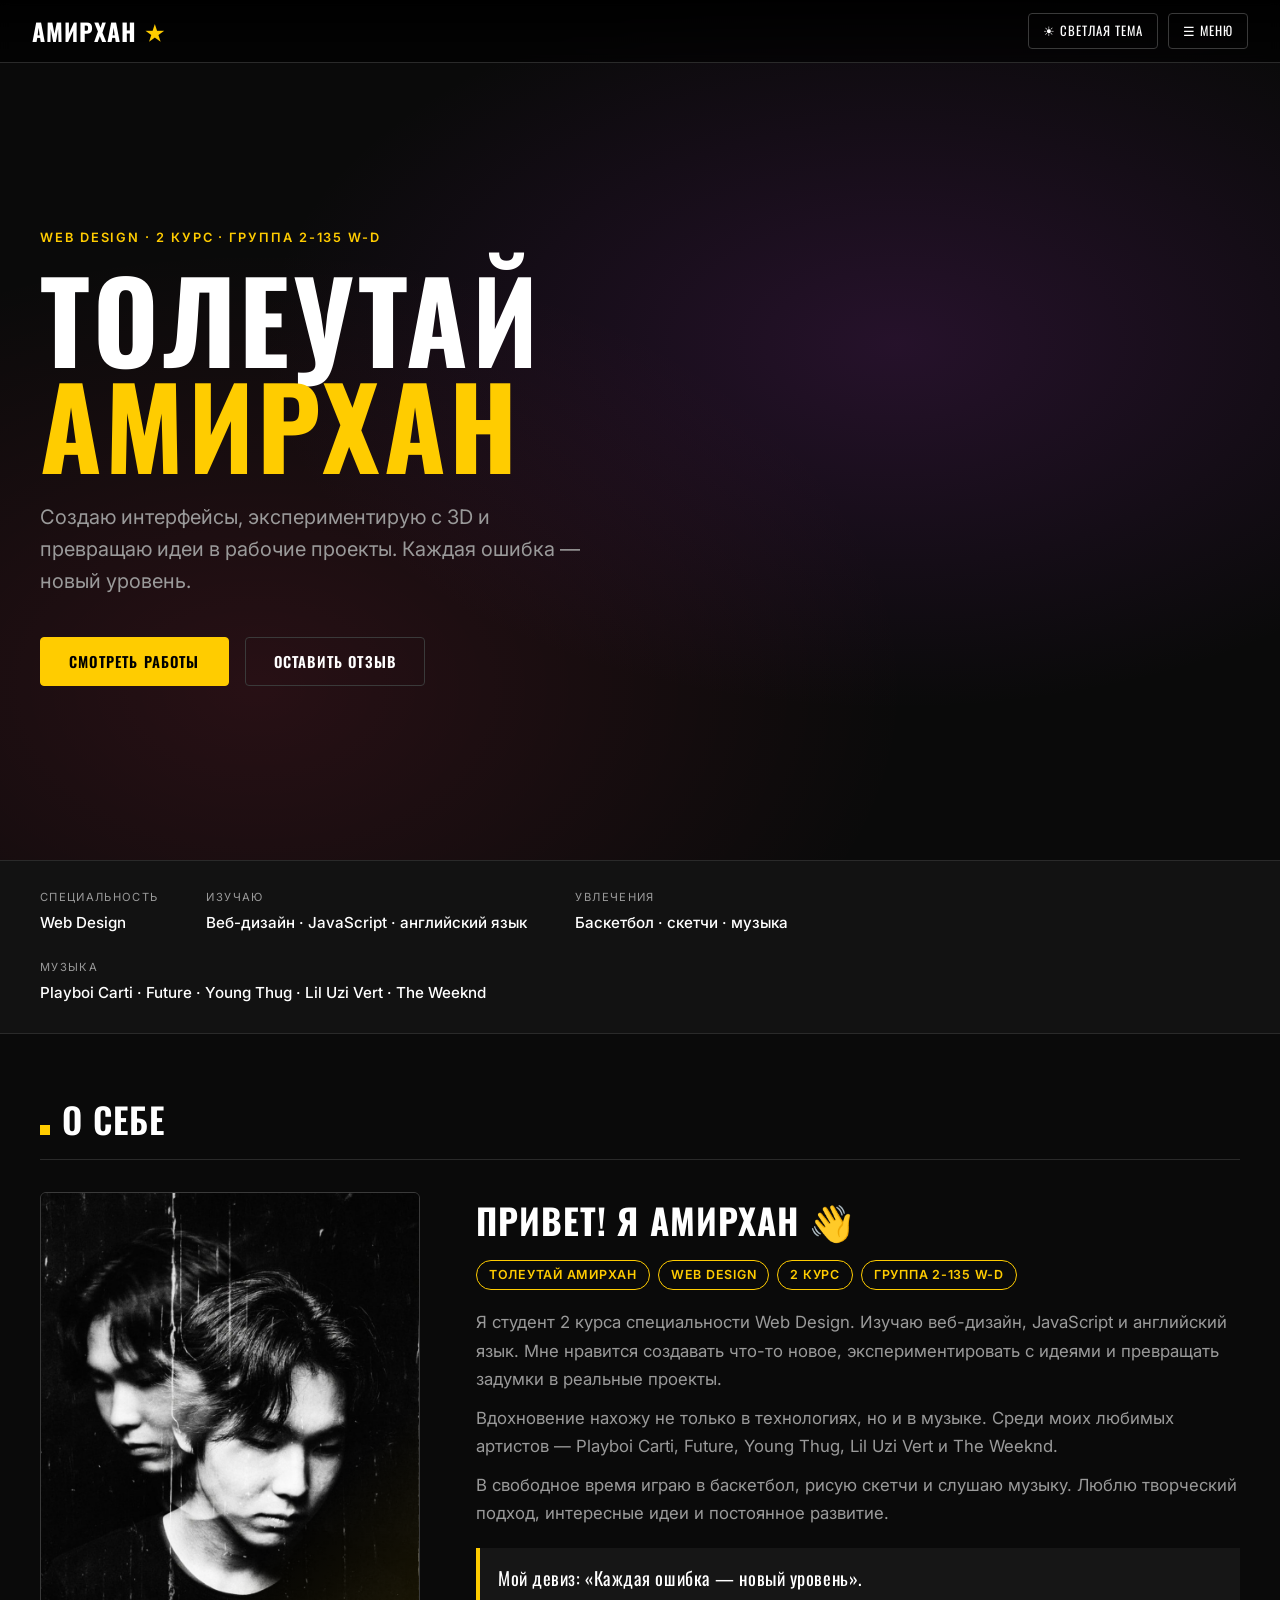
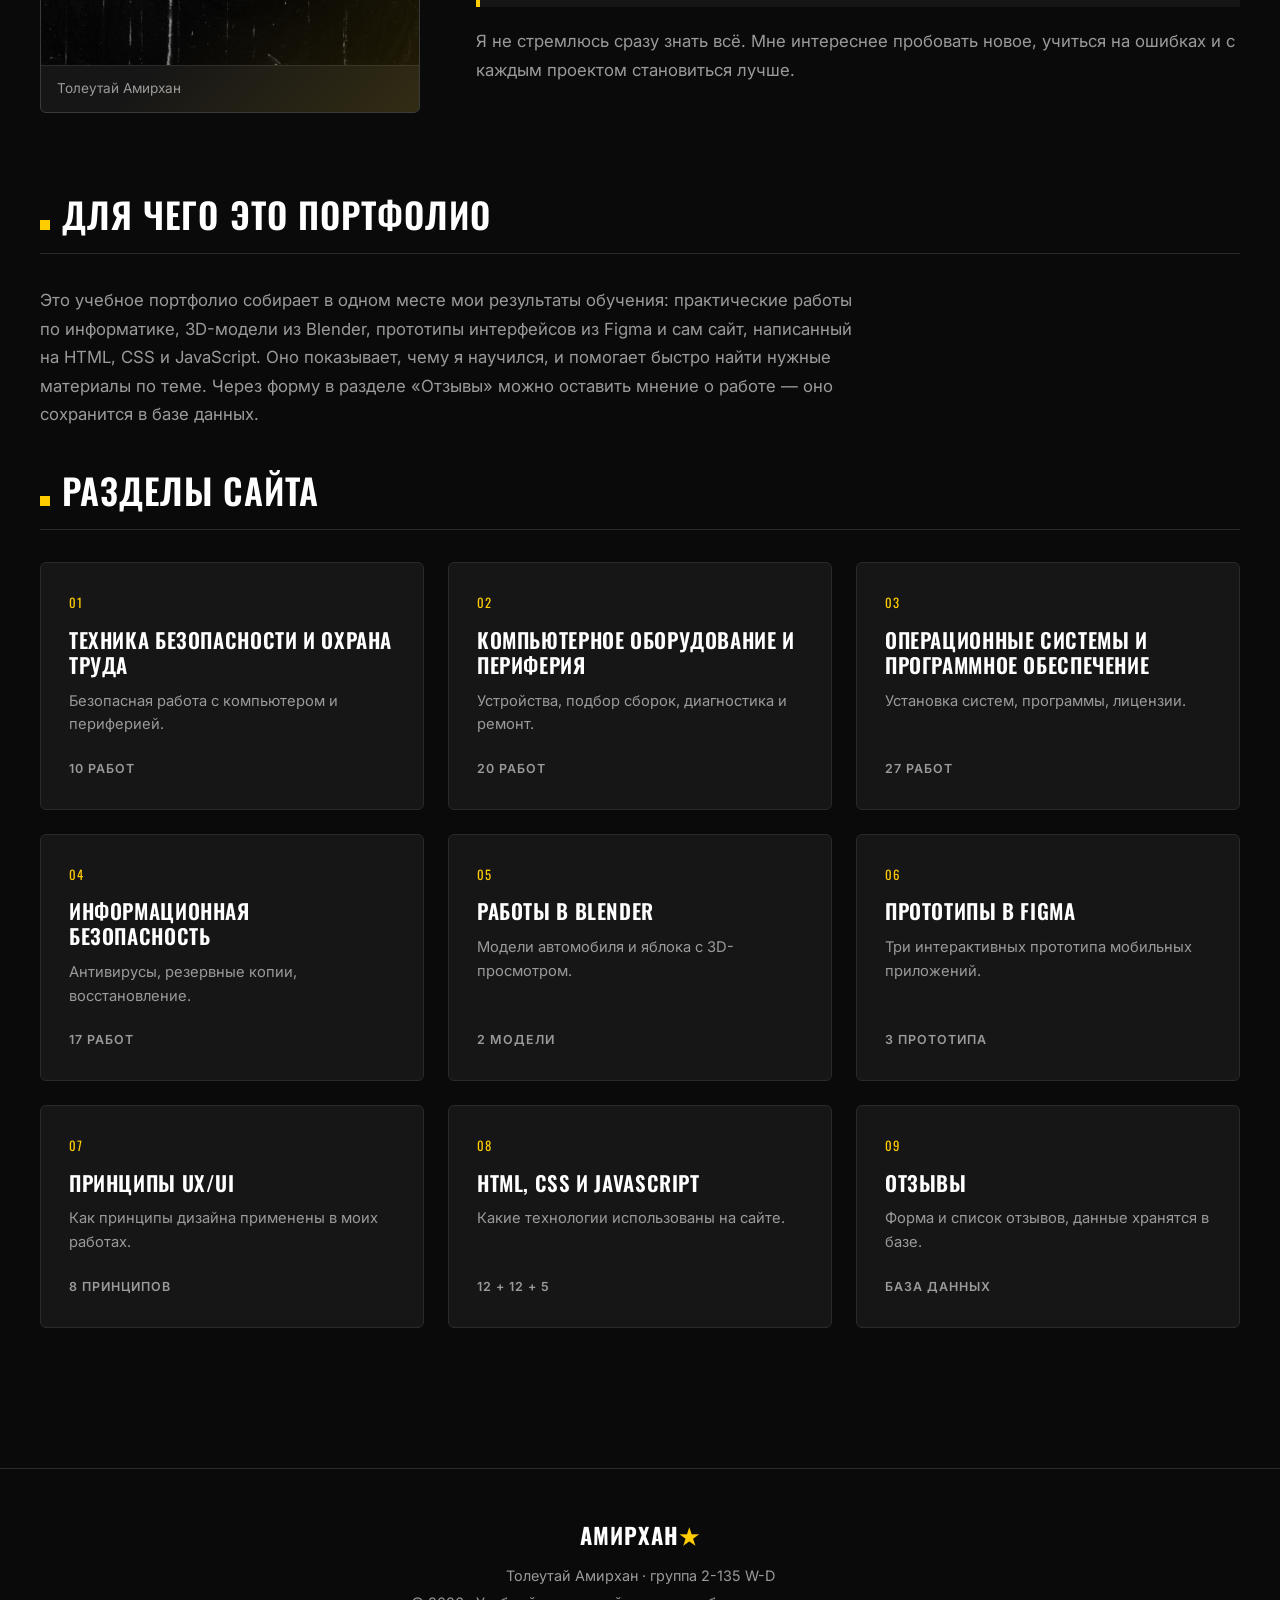
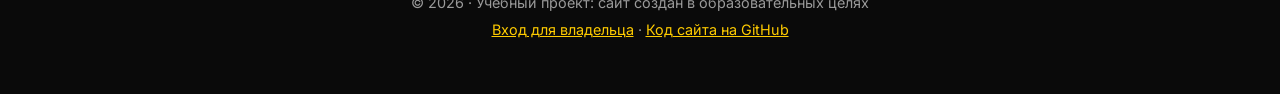
<file: index.html>
<!DOCTYPE html>
<html lang="ru">
<head>
  <meta charset="UTF-8">
  <meta name="viewport" content="width=device-width, initial-scale=1.0">
  <title>Главная — Толеутай Амирхан</title>
  <meta name="description" content="Учебное портфолио студента Web Design: практические работы, Blender, Figma, UX/UI, HTML, CSS и JavaScript.">
  <link rel="preconnect" href="https://fonts.googleapis.com">
  <link rel="preconnect" href="https://fonts.gstatic.com" crossorigin>
  <link href="https://fonts.googleapis.com/css2?family=Inter:wght@400;500;600;700&family=Oswald:wght@500;600;700&display=swap" rel="stylesheet">
  <link rel="stylesheet" href="css/styles.css">
  <script>try{var t=localStorage.getItem('theme');if(t)document.documentElement.setAttribute('data-theme',t);}catch(e){}</script>
</head>
<body>

<header class="topbar">
  <div class="topbar-inner">
    <a href="index.html" class="logo">АМИРХАН<span class="logo-star">★</span></a>
    <nav class="site-nav" id="siteNav" aria-label="Основное меню">
      <a href="index.html" class="active" aria-current="page">Главная</a>
      <a href="safety.html" title="Техника безопасности">Безопасность</a>
      <a href="hardware.html">Оборудование</a>
      <a href="software.html">ОС и ПО</a>
      <a href="security.html" title="Информационная безопасность">Инфобезопасность</a>
      <a href="blender.html">Blender</a>
      <a href="figma.html">Figma</a>
      <a href="ux-ui.html">UX/UI</a>
      <a href="html-css.html" title="HTML, CSS и JS">HTML · CSS · JS</a>
      <a href="reviews.html">Отзывы</a>
    </nav>
    <div class="topbar-tools">
      <button type="button" class="theme-toggle" id="themeToggle" aria-pressed="false">☾ Тёмная тема</button>
      <button type="button" class="menu-toggle" id="menuToggle" aria-expanded="false" aria-controls="siteNav">☰ Меню</button>
    </div>
  </div>
</header>

<main id="content">
<section class="home-hero" aria-labelledby="hello">
  <div class="home-hero-content">
    <div class="hero-badge">Web Design · 2 курс · группа 2-135 W-D</div>
    <h1 id="hello">Толеутай<br><span>Амирхан</span></h1>
    <p class="hero-desc">Создаю интерфейсы, экспериментирую с 3D и превращаю идеи в рабочие проекты. Каждая ошибка — новый уровень.</p>
    <div class="hero-actions">
      <a href="#works" class="btn">Смотреть работы</a>
      <a href="reviews.html" class="btn secondary">Оставить отзыв</a>
    </div>
  </div>
</section>

<div class="about-strip">
  <div class="about-strip-inner">
    <div class="about-item"><span class="about-label">Специальность</span><span class="about-value">Web Design</span></div>
    <div class="about-item"><span class="about-label">Изучаю</span><span class="about-value">Веб-дизайн · JavaScript · английский язык</span></div>
    <div class="about-item"><span class="about-label">Увлечения</span><span class="about-value">Баскетбол · скетчи · музыка</span></div>
    <div class="about-item"><span class="about-label">Музыка</span><span class="about-value">Playboi Carti · Future · Young Thug · Lil Uzi Vert · The Weeknd</span></div>
  </div>
</div>

<div class="page-content">
<h2 class="section-title" id="about">О себе</h2>
<section class="about-me" aria-label="Обо мне">
  <figure class="photo-frame">
    <img src="images/photo.jpg" alt="Фото Амирхана" width="400" height="500" onerror="this.onerror=null;this.src='images/photo-placeholder.svg'">
    <figcaption>Толеутай Амирхан</figcaption>
  </figure>
  <div class="about-text">
    <h3>Привет! Я Амирхан 👋</h3>
    <div class="badge-row"><span class="badge">Толеутай Амирхан</span><span class="badge">Web Design</span><span class="badge">2 курс</span><span class="badge">Группа 2-135 W-D</span></div>
    <p>Я студент 2 курса специальности Web Design. Изучаю веб-дизайн, JavaScript и английский язык. Мне нравится создавать что-то новое, экспериментировать с идеями и превращать задумки в реальные проекты.</p>
    <p>Вдохновение нахожу не только в технологиях, но и в музыке. Среди моих любимых артистов — Playboi Carti, Future, Young Thug, Lil Uzi Vert и The Weeknd.</p>
    <p>В свободное время играю в баскетбол, рисую скетчи и слушаю музыку. Люблю творческий подход, интересные идеи и постоянное развитие.</p>
    <p class="motto">Мой девиз: «Каждая ошибка — новый уровень».</p>
    <p>Я не стремлюсь сразу знать всё. Мне интереснее пробовать новое, учиться на ошибках и с каждым проектом становиться лучше.</p>
  </div>
</section>

<h2 class="section-title">Для чего это портфолио</h2>
<p class="intro">Это учебное портфолио собирает в одном месте мои результаты обучения: практические работы по информатике, 3D-модели из Blender, прототипы интерфейсов из Figma и сам сайт, написанный на HTML, CSS и JavaScript. Оно показывает, чему я научился, и помогает быстро найти нужные материалы по теме. Через форму в разделе «Отзывы» можно оставить мнение о работе — оно сохранится в базе данных.</p>

<h2 class="section-title" id="works">Разделы сайта</h2>
<div class="card-grid">
  <a class="topic-card" href="safety.html">
    <h3>Техника безопасности и охрана труда</h3>
    <p>Безопасная работа с компьютером и периферией.</p>
    <span class="count">10 работ</span>
  </a>
  <a class="topic-card" href="hardware.html">
    <h3>Компьютерное оборудование и периферия</h3>
    <p>Устройства, подбор сборок, диагностика и ремонт.</p>
    <span class="count">20 работ</span>
  </a>
  <a class="topic-card" href="software.html">
    <h3>Операционные системы и программное обеспечение</h3>
    <p>Установка систем, программы, лицензии.</p>
    <span class="count">27 работ</span>
  </a>
  <a class="topic-card" href="security.html">
    <h3>Информационная безопасность</h3>
    <p>Антивирусы, резервные копии, восстановление.</p>
    <span class="count">17 работ</span>
  </a>
  <a class="topic-card" href="blender.html">
    <h3>Работы в Blender</h3>
    <p>Модели автомобиля и яблока с 3D-просмотром.</p>
    <span class="count">2 модели</span>
  </a>
  <a class="topic-card" href="figma.html">
    <h3>Прототипы в Figma</h3>
    <p>Три интерактивных прототипа мобильных приложений.</p>
    <span class="count">3 прототипа</span>
  </a>
  <a class="topic-card" href="ux-ui.html">
    <h3>Принципы UX/UI</h3>
    <p>Как принципы дизайна применены в моих работах.</p>
    <span class="count">8 принципов</span>
  </a>
  <a class="topic-card" href="html-css.html">
    <h3>HTML, CSS и JavaScript</h3>
    <p>Какие технологии использованы на сайте.</p>
    <span class="count">12 + 12 + 5</span>
  </a>
  <a class="topic-card" href="reviews.html">
    <h3>Отзывы</h3>
    <p>Форма и список отзывов, данные хранятся в базе.</p>
    <span class="count">база данных</span>
  </a>
</div>
</div>
</main>

<footer class="site-footer">
  <div class="footer-logo">АМИРХАН<span>★</span></div>
  <p>Толеутай Амирхан · группа 2-135 W-D</p>
  <p>© 2026 · Учебный проект: сайт создан в образовательных целях</p>
  <p><a href="admin.html">Вход для владельца</a> · <a href="https://github.com/playboicarti1629-doc/amirkhan-site" target="_blank" rel="noopener">Код сайта на GitHub</a></p>
</footer>

<div class="toast-area" id="toastArea" aria-live="polite"></div>
<script src="js/main.js" defer></script>
</body>
</html>
</file>
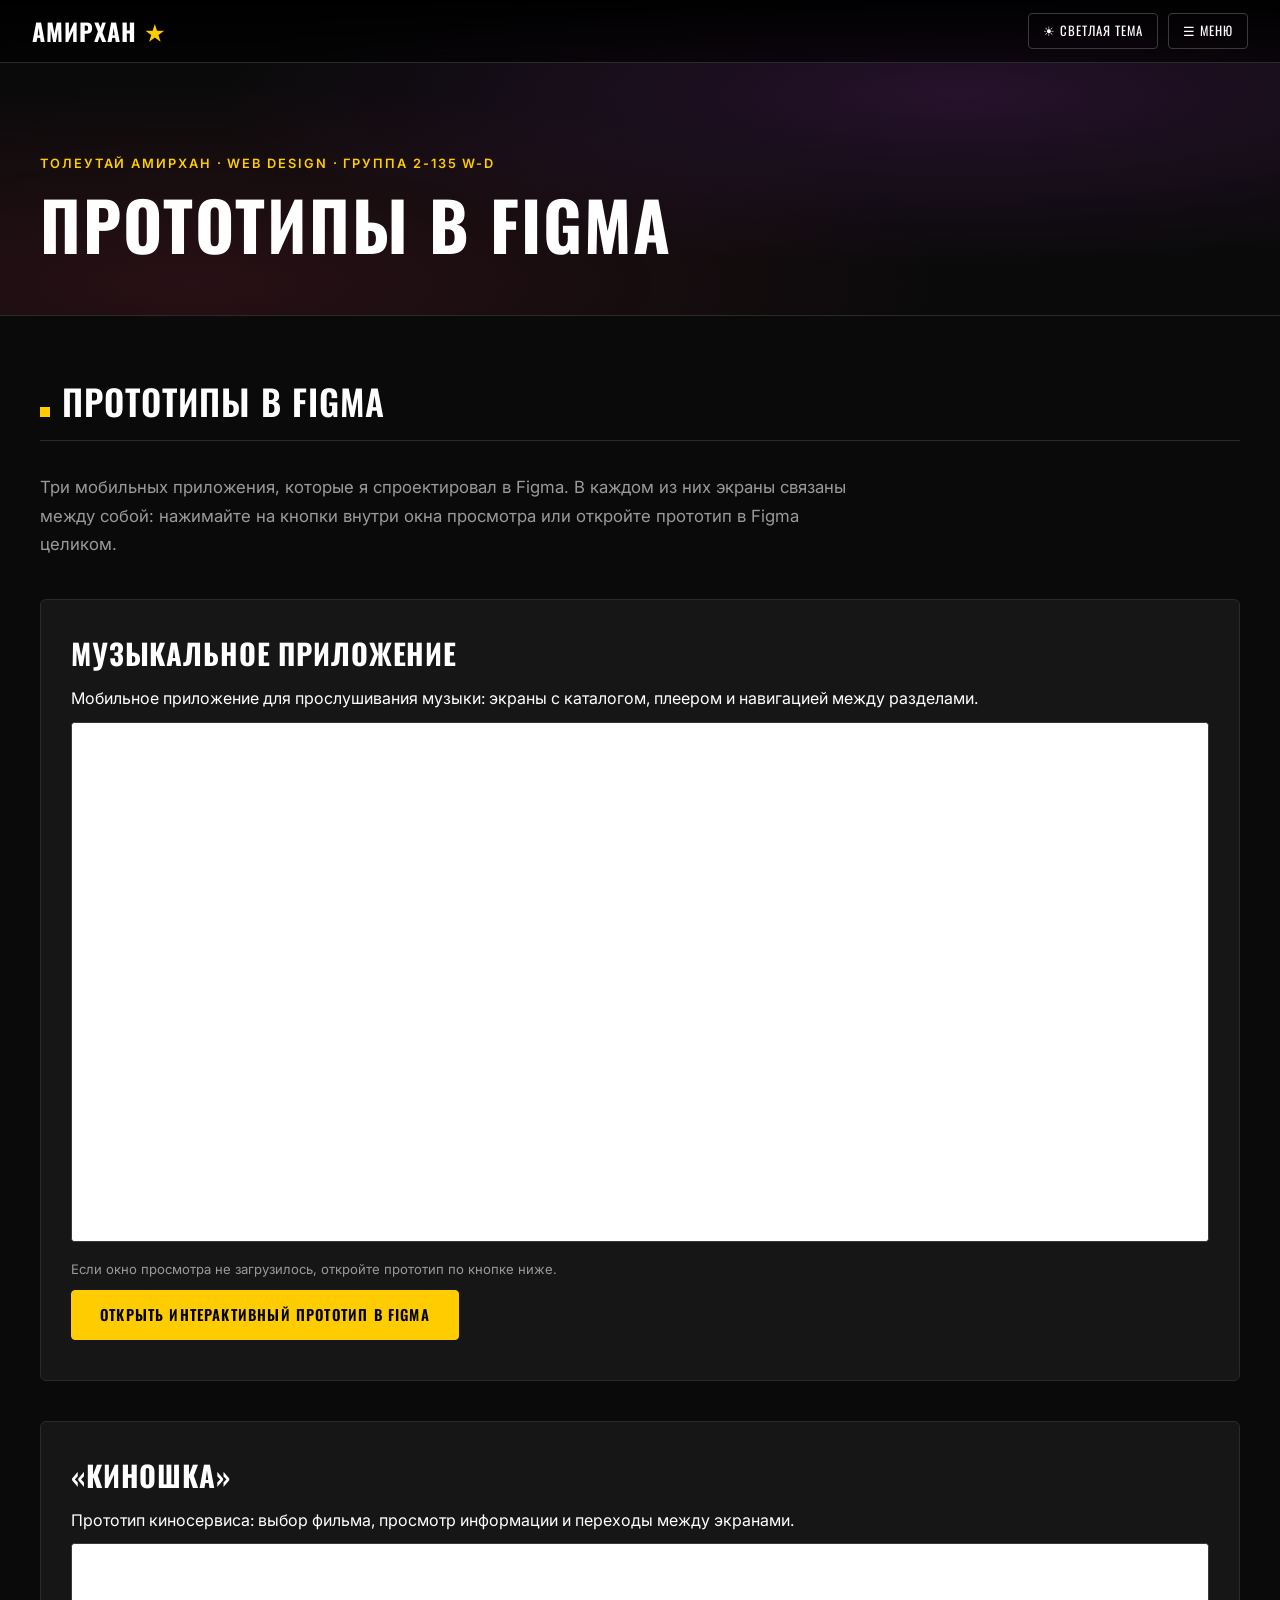
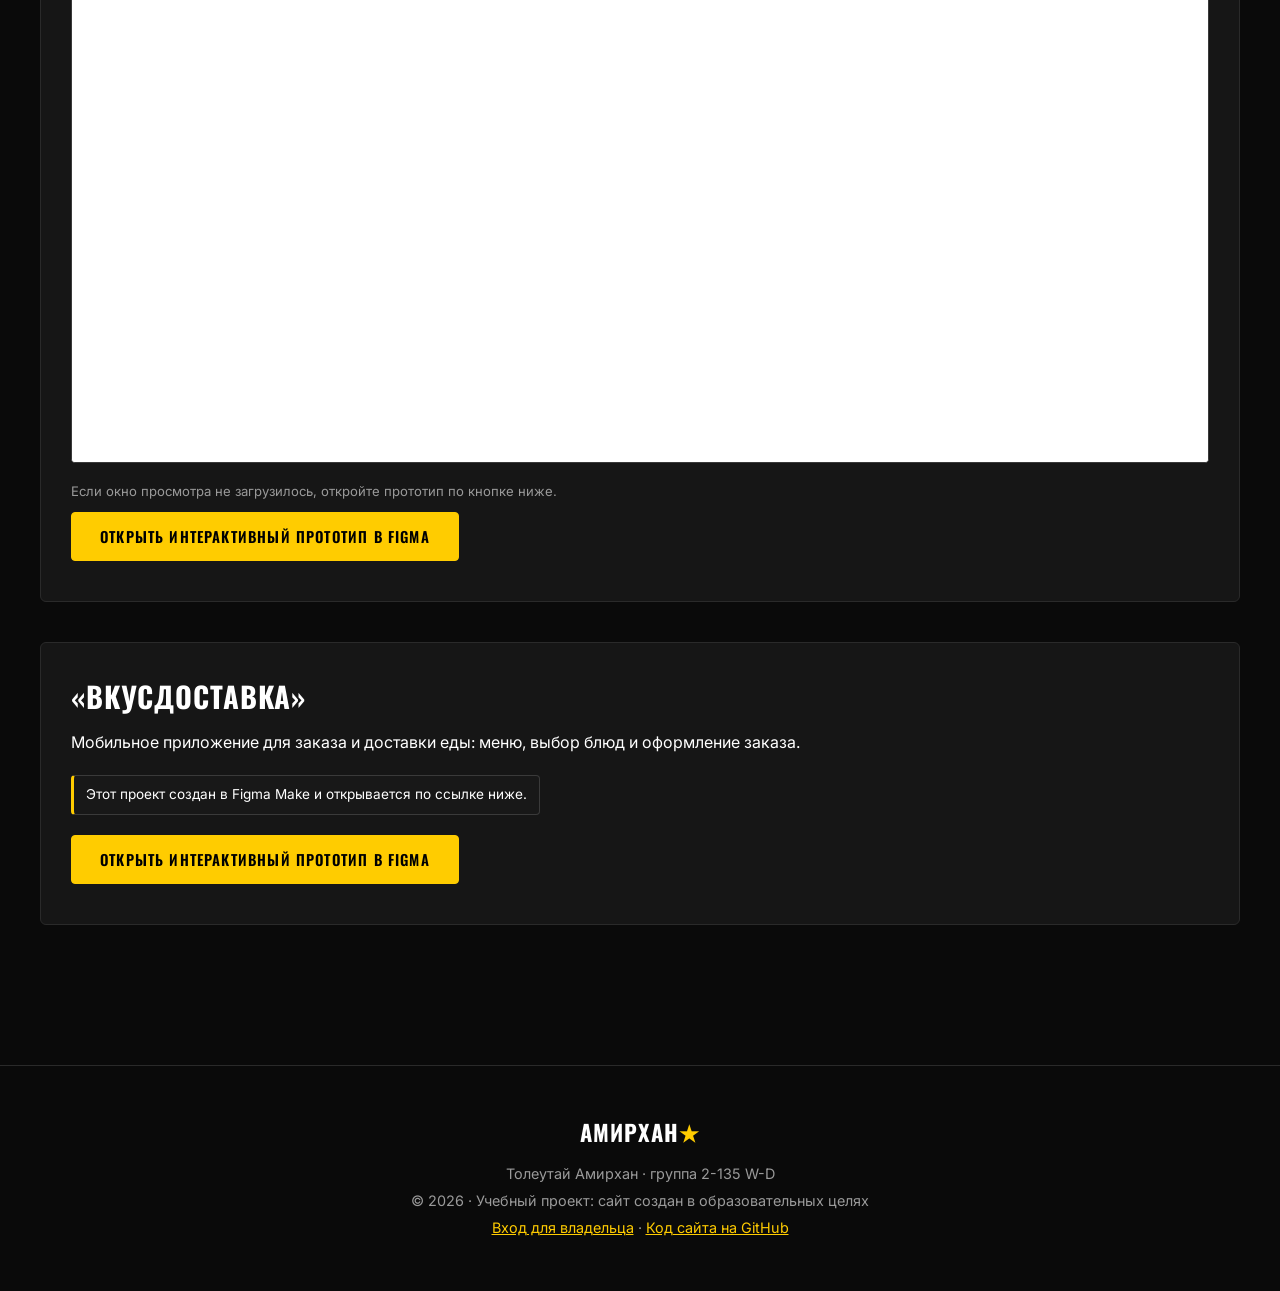
<file: figma.html>
<!DOCTYPE html>
<html lang="ru">
<head>
  <meta charset="UTF-8">
  <meta name="viewport" content="width=device-width, initial-scale=1.0">
  <title>Прототипы в Figma — Толеутай Амирхан</title>
  <meta name="description" content="Три интерактивных прототипа мобильных приложений, созданные в Figma.">
  <link rel="preconnect" href="https://fonts.googleapis.com">
  <link rel="preconnect" href="https://fonts.gstatic.com" crossorigin>
  <link href="https://fonts.googleapis.com/css2?family=Inter:wght@400;500;600;700&family=Oswald:wght@500;600;700&display=swap" rel="stylesheet">
  <link rel="stylesheet" href="css/styles.css">
  <script>try{var t=localStorage.getItem('theme');if(t)document.documentElement.setAttribute('data-theme',t);}catch(e){}</script>
</head>
<body>

<header class="topbar">
  <div class="topbar-inner">
    <a href="index.html" class="logo">АМИРХАН<span class="logo-star">★</span></a>
    <nav class="site-nav" id="siteNav" aria-label="Основное меню">
      <a href="index.html">Главная</a>
      <a href="safety.html" title="Техника безопасности">Безопасность</a>
      <a href="hardware.html">Оборудование</a>
      <a href="software.html">ОС и ПО</a>
      <a href="security.html" title="Информационная безопасность">Инфобезопасность</a>
      <a href="blender.html">Blender</a>
      <a href="figma.html" class="active" aria-current="page">Figma</a>
      <a href="ux-ui.html">UX/UI</a>
      <a href="html-css.html" title="HTML, CSS и JS">HTML · CSS · JS</a>
      <a href="reviews.html">Отзывы</a>
    </nav>
    <div class="topbar-tools">
      <button type="button" class="theme-toggle" id="themeToggle" aria-pressed="false">☾ Тёмная тема</button>
      <button type="button" class="menu-toggle" id="menuToggle" aria-expanded="false" aria-controls="siteNav">☰ Меню</button>
    </div>
  </div>
</header>

<section class="page-hero">
  <div class="page-hero-inner">
    <div class="hero-badge">Толеутай Амирхан · Web Design · группа 2-135 W-D</div>
    <h1>Прототипы в Figma</h1>
  </div>
</section>

<main class="page-content" id="content">
<h2 class="section-title">Прототипы в Figma</h2>
<p class="intro">Три мобильных приложения, которые я спроектировал в Figma. В каждом из них экраны связаны между собой: нажимайте на кнопки внутри окна просмотра или откройте прототип в Figma целиком.</p>

<section class="project" aria-labelledby="fp1">
  <h3 id="fp1">Музыкальное приложение</h3>
  <p>Мобильное приложение для прослушивания музыки: экраны с каталогом, плеером и навигацией между разделами.</p>
  <iframe class="figma-frame" title="Прототип Figma: Музыкальное приложение" loading="lazy" allowfullscreen src="https://www.figma.com/embed?embed_host=share&amp;url=https%3A%2F%2Fwww.figma.com%2Fproto%2FmwxNJFF5jH7goo2LP3XO4x%2FUntitled%3Fnode-id%3D4-3%26p%3Df%26t%3DCbyuRbSLaIJXegAu-1%26scaling%3Dmin-zoom%26content-scaling%3Dfixed%26page-id%3D0%253A1%26starting-point-node-id%3D4%253A3"></iframe>
    <p class="hint">Если окно просмотра не загрузилось, откройте прототип по кнопке ниже.</p>
  <p><a class="btn" href="https://www.figma.com/proto/mwxNJFF5jH7goo2LP3XO4x/Untitled?node-id=4-3&amp;p=f&amp;t=CbyuRbSLaIJXegAu-1&amp;scaling=min-zoom&amp;content-scaling=fixed&amp;page-id=0%3A1&amp;starting-point-node-id=4%3A3" target="_blank" rel="noopener">Открыть интерактивный прототип в Figma</a></p>
</section>

<section class="project" aria-labelledby="fp2">
  <h3 id="fp2">«Киношка»</h3>
  <p>Прототип киносервиса: выбор фильма, просмотр информации и переходы между экранами.</p>
  <iframe class="figma-frame" title="Прототип Figma: «Киношка»" loading="lazy" allowfullscreen src="https://www.figma.com/embed?embed_host=share&amp;url=https%3A%2F%2Fwww.figma.com%2Fproto%2Fal2SdBMivu4vR3KUZI6lQ8%2F%25D0%259A%25D0%25B8%25D0%25BD%25D0%25BE%3Fnode-id%3D37-127%26p%3Df%26t%3DSufPE64SwzYeGkrU-1%26scaling%3Dmin-zoom%26content-scaling%3Dfixed%26page-id%3D0%253A1"></iframe>
    <p class="hint">Если окно просмотра не загрузилось, откройте прототип по кнопке ниже.</p>
  <p><a class="btn" href="https://www.figma.com/proto/al2SdBMivu4vR3KUZI6lQ8/%D0%9A%D0%B8%D0%BD%D0%BE?node-id=37-127&amp;p=f&amp;t=SufPE64SwzYeGkrU-1&amp;scaling=min-zoom&amp;content-scaling=fixed&amp;page-id=0%3A1" target="_blank" rel="noopener">Открыть интерактивный прототип в Figma</a></p>
</section>

<section class="project" aria-labelledby="fp3">
  <h3 id="fp3">«ВкусДоставка»</h3>
  <p>Мобильное приложение для заказа и доставки еды: меню, выбор блюд и оформление заказа.</p>
  <p class="note">Этот проект создан в Figma Make и открывается по ссылке ниже.</p>
  <p><a class="btn" href="https://www.figma.com/make/OWLs9khKLYH3gfogDJtMu6/%D0%92%D0%BA%D1%83%D1%81%D0%94%D0%BE%D1%81%D1%82%D0%B0%D0%B2%D0%BA%D0%B0?fullscreen=1&amp;t=496FQYxLhbcqI1D2-1&amp;code-node-id=1-5" target="_blank" rel="noopener">Открыть интерактивный прототип в Figma</a></p>
</section>
</main>

<footer class="site-footer">
  <div class="footer-logo">АМИРХАН<span>★</span></div>
  <p>Толеутай Амирхан · группа 2-135 W-D</p>
  <p>© 2026 · Учебный проект: сайт создан в образовательных целях</p>
  <p><a href="admin.html">Вход для владельца</a> · <a href="https://github.com/playboicarti1629-doc/amirkhan-site" target="_blank" rel="noopener">Код сайта на GitHub</a></p>
</footer>

<script src="js/main.js" defer></script>
</body>
</html>
</file>
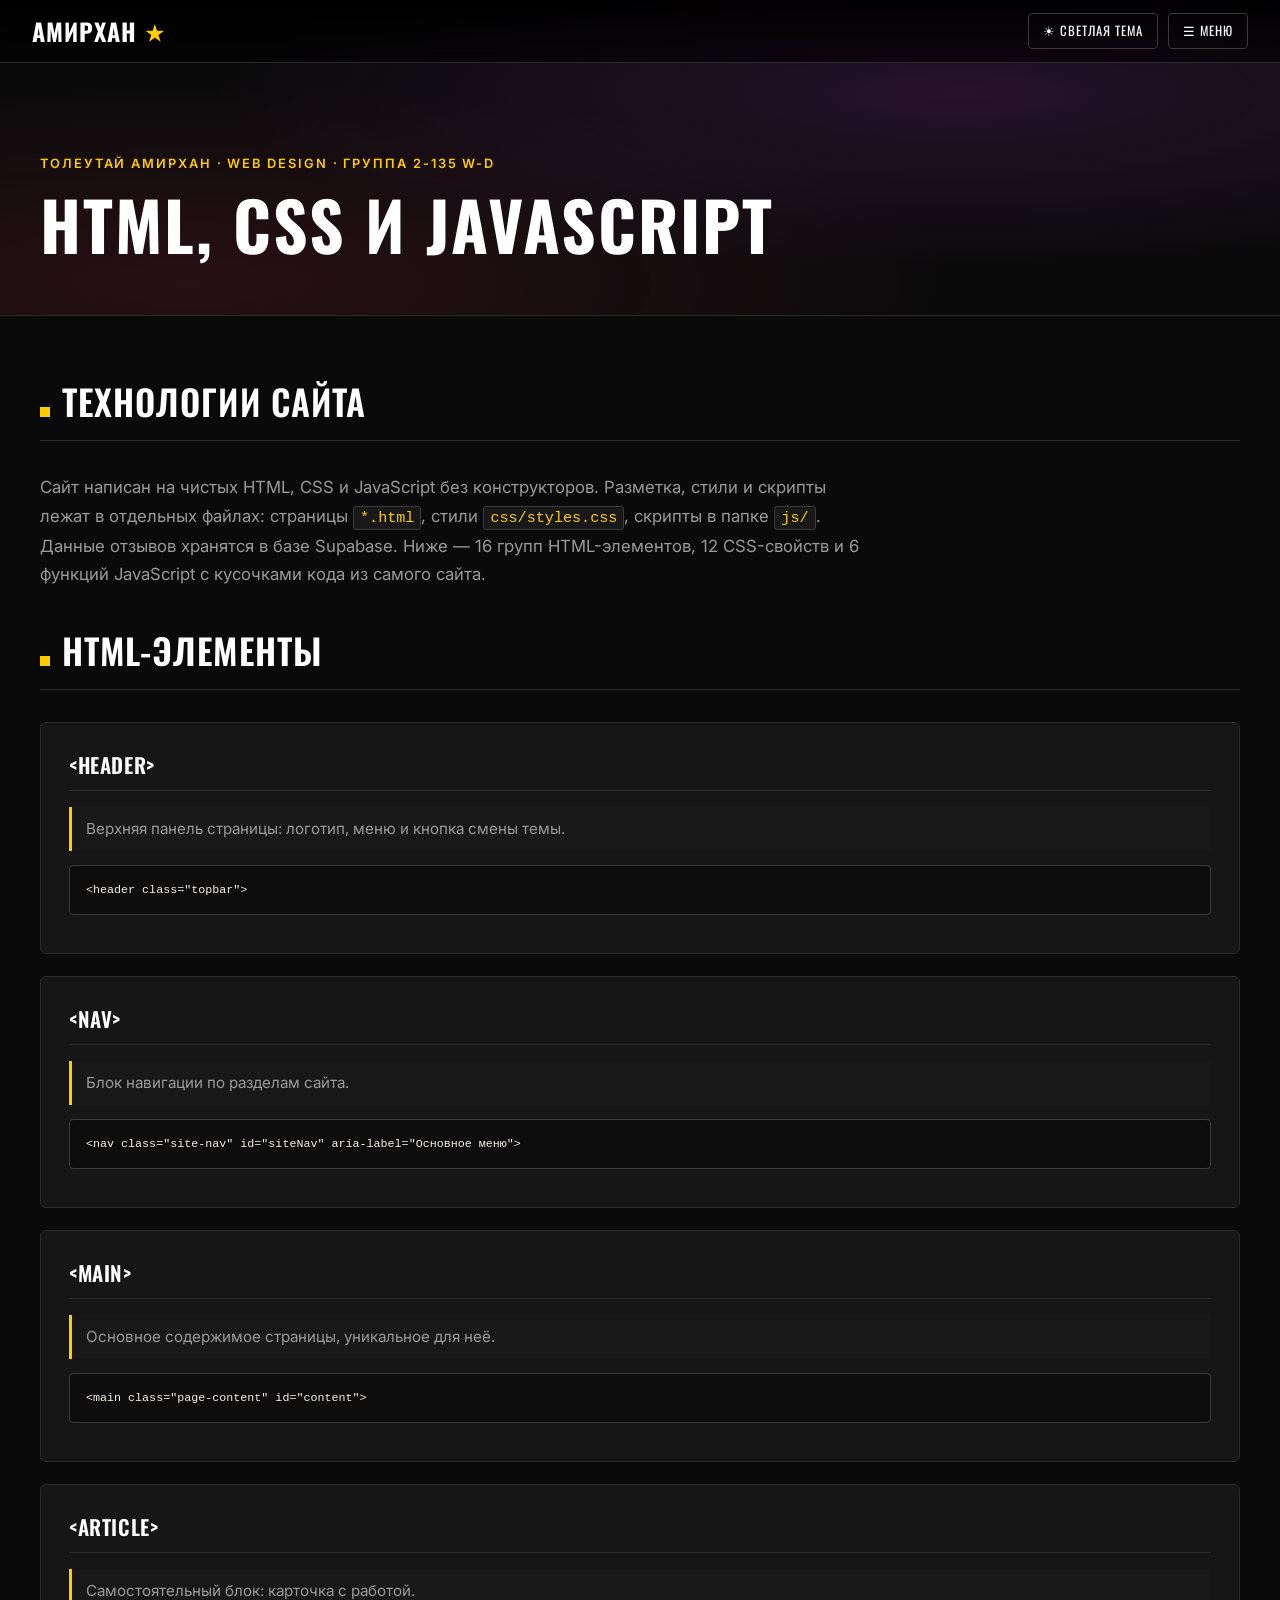
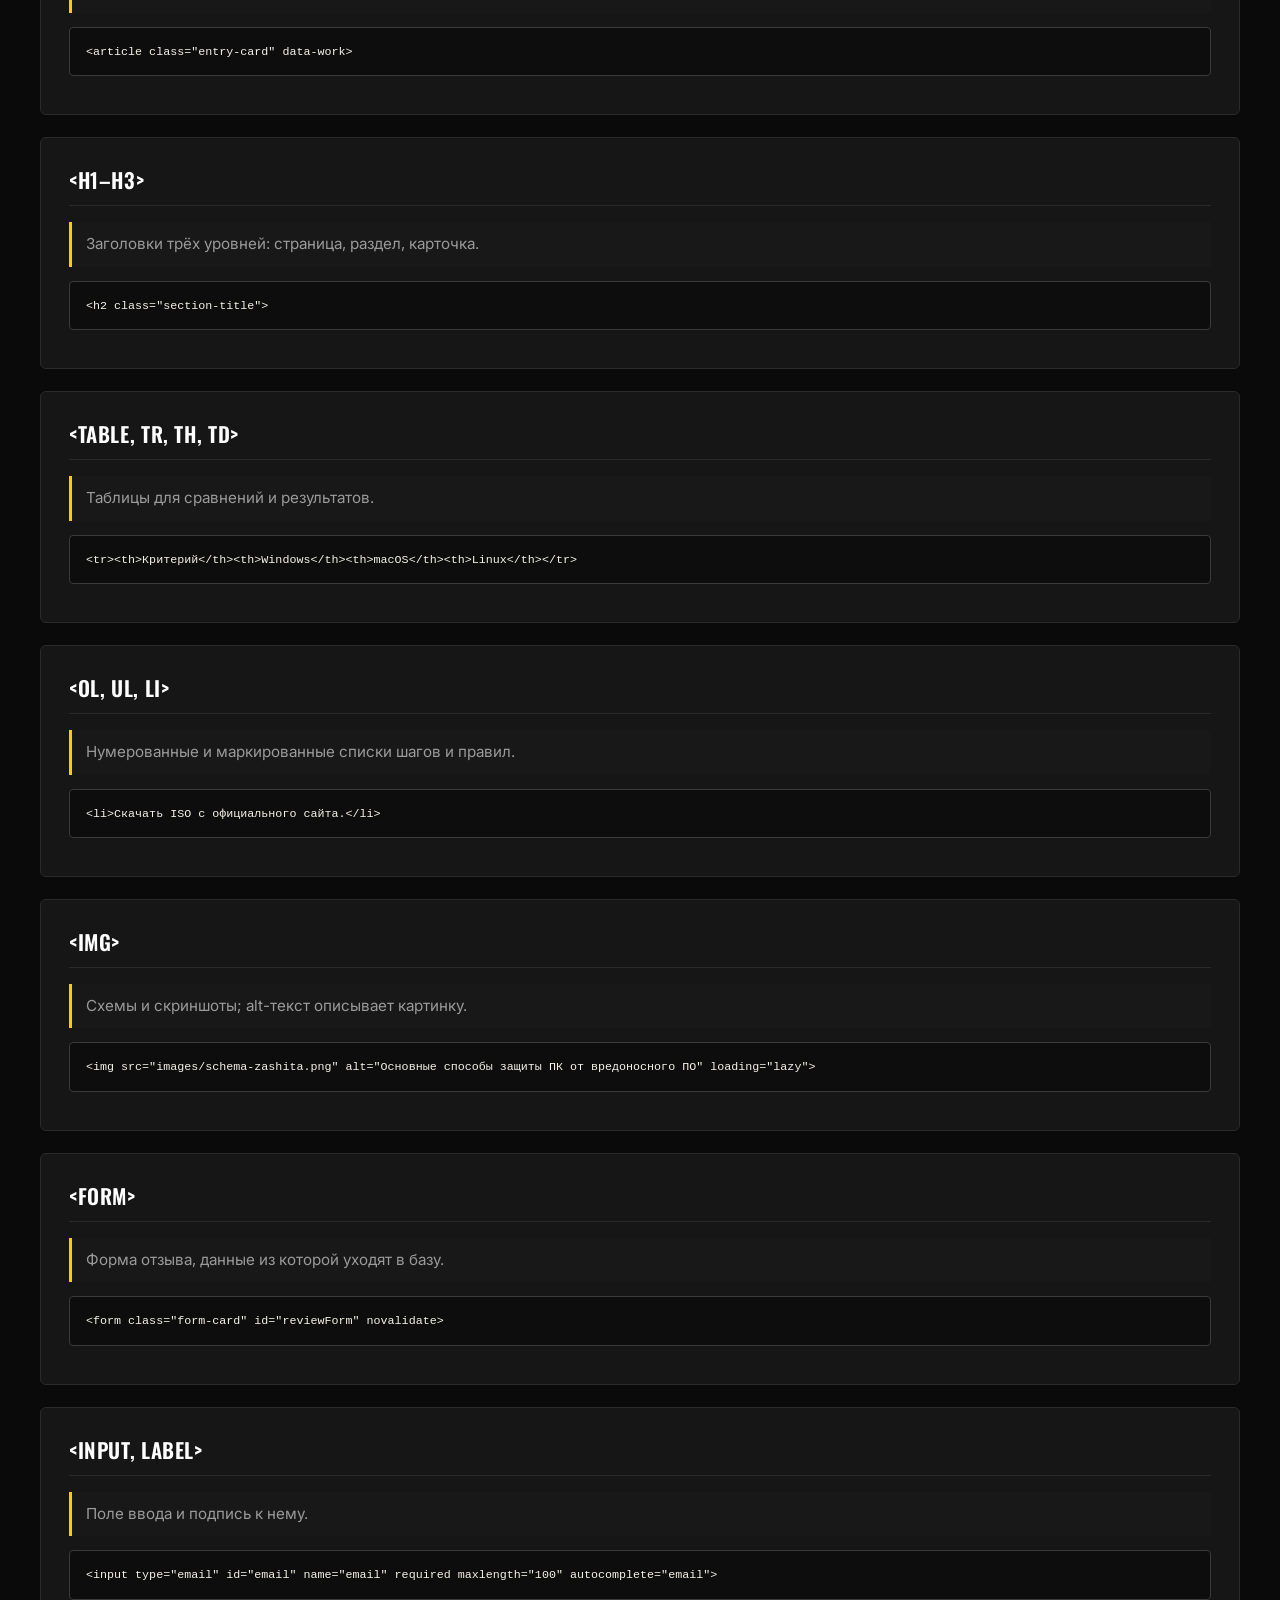
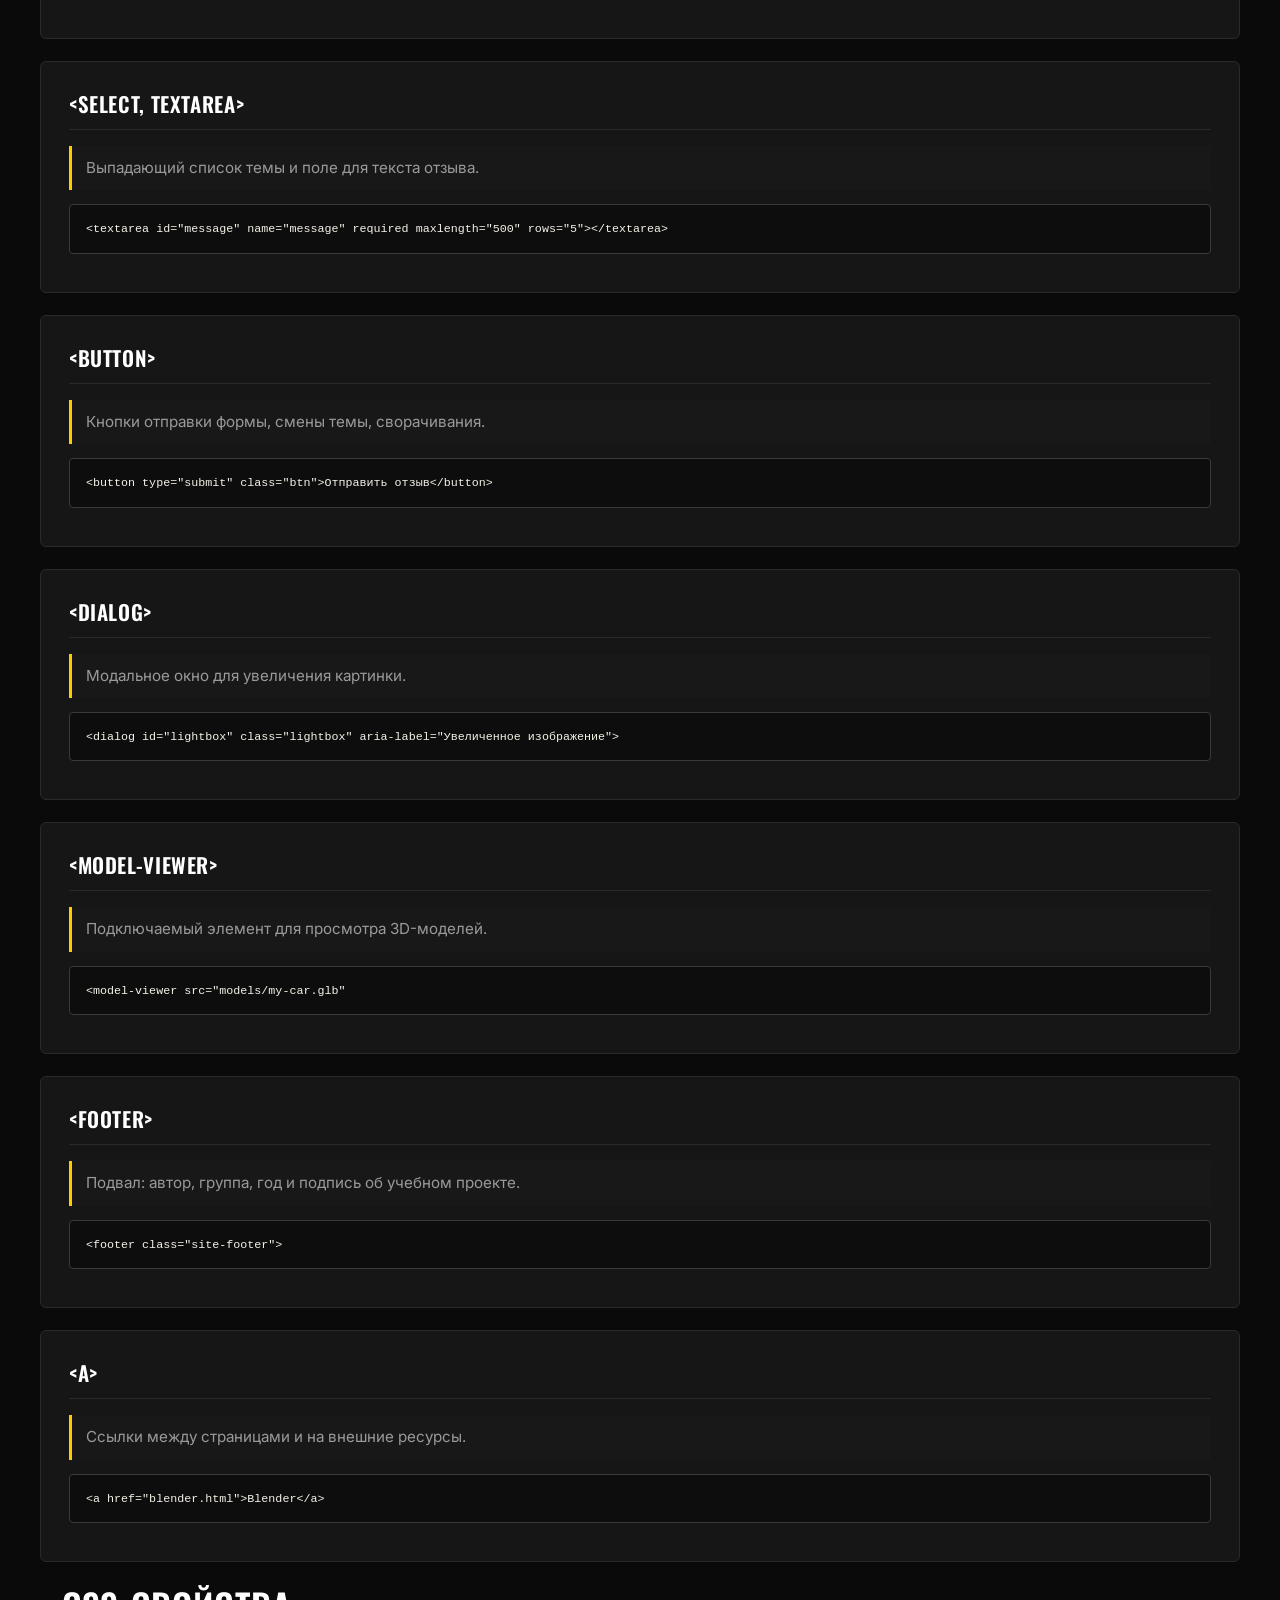
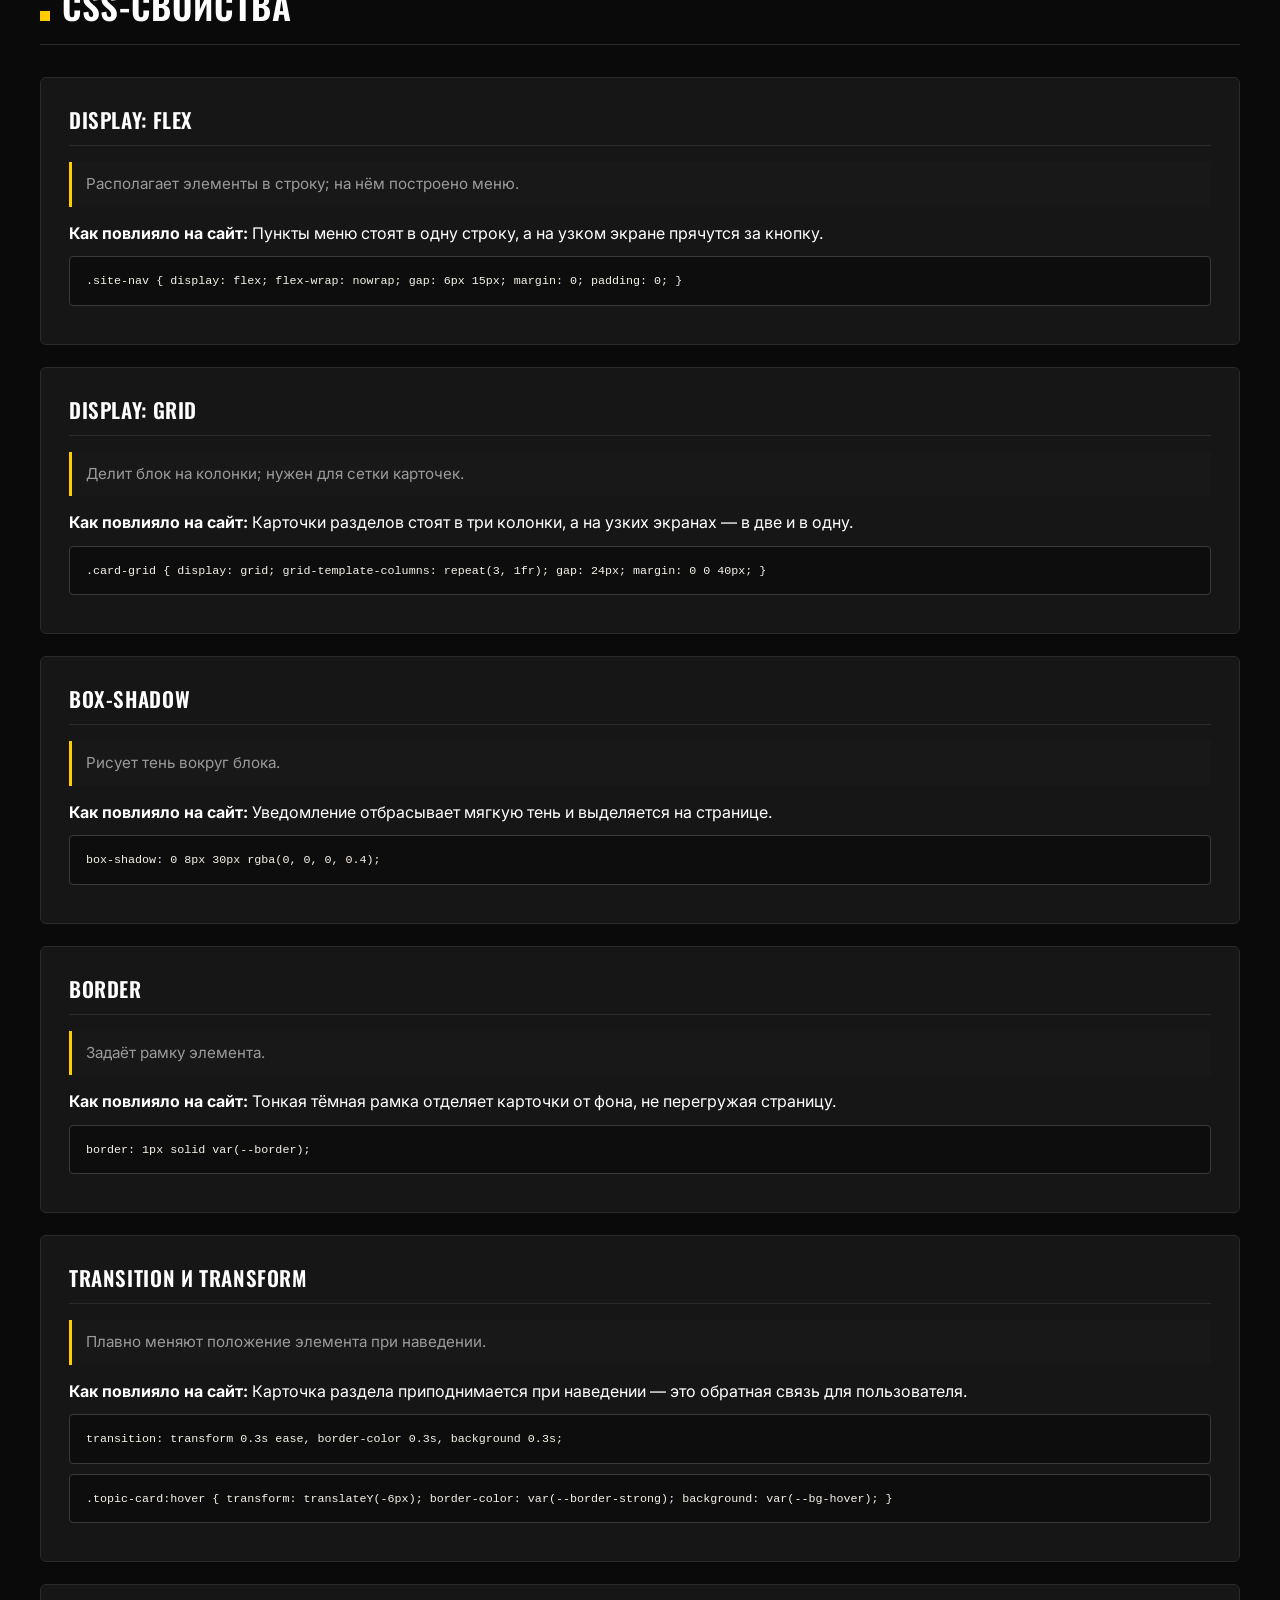
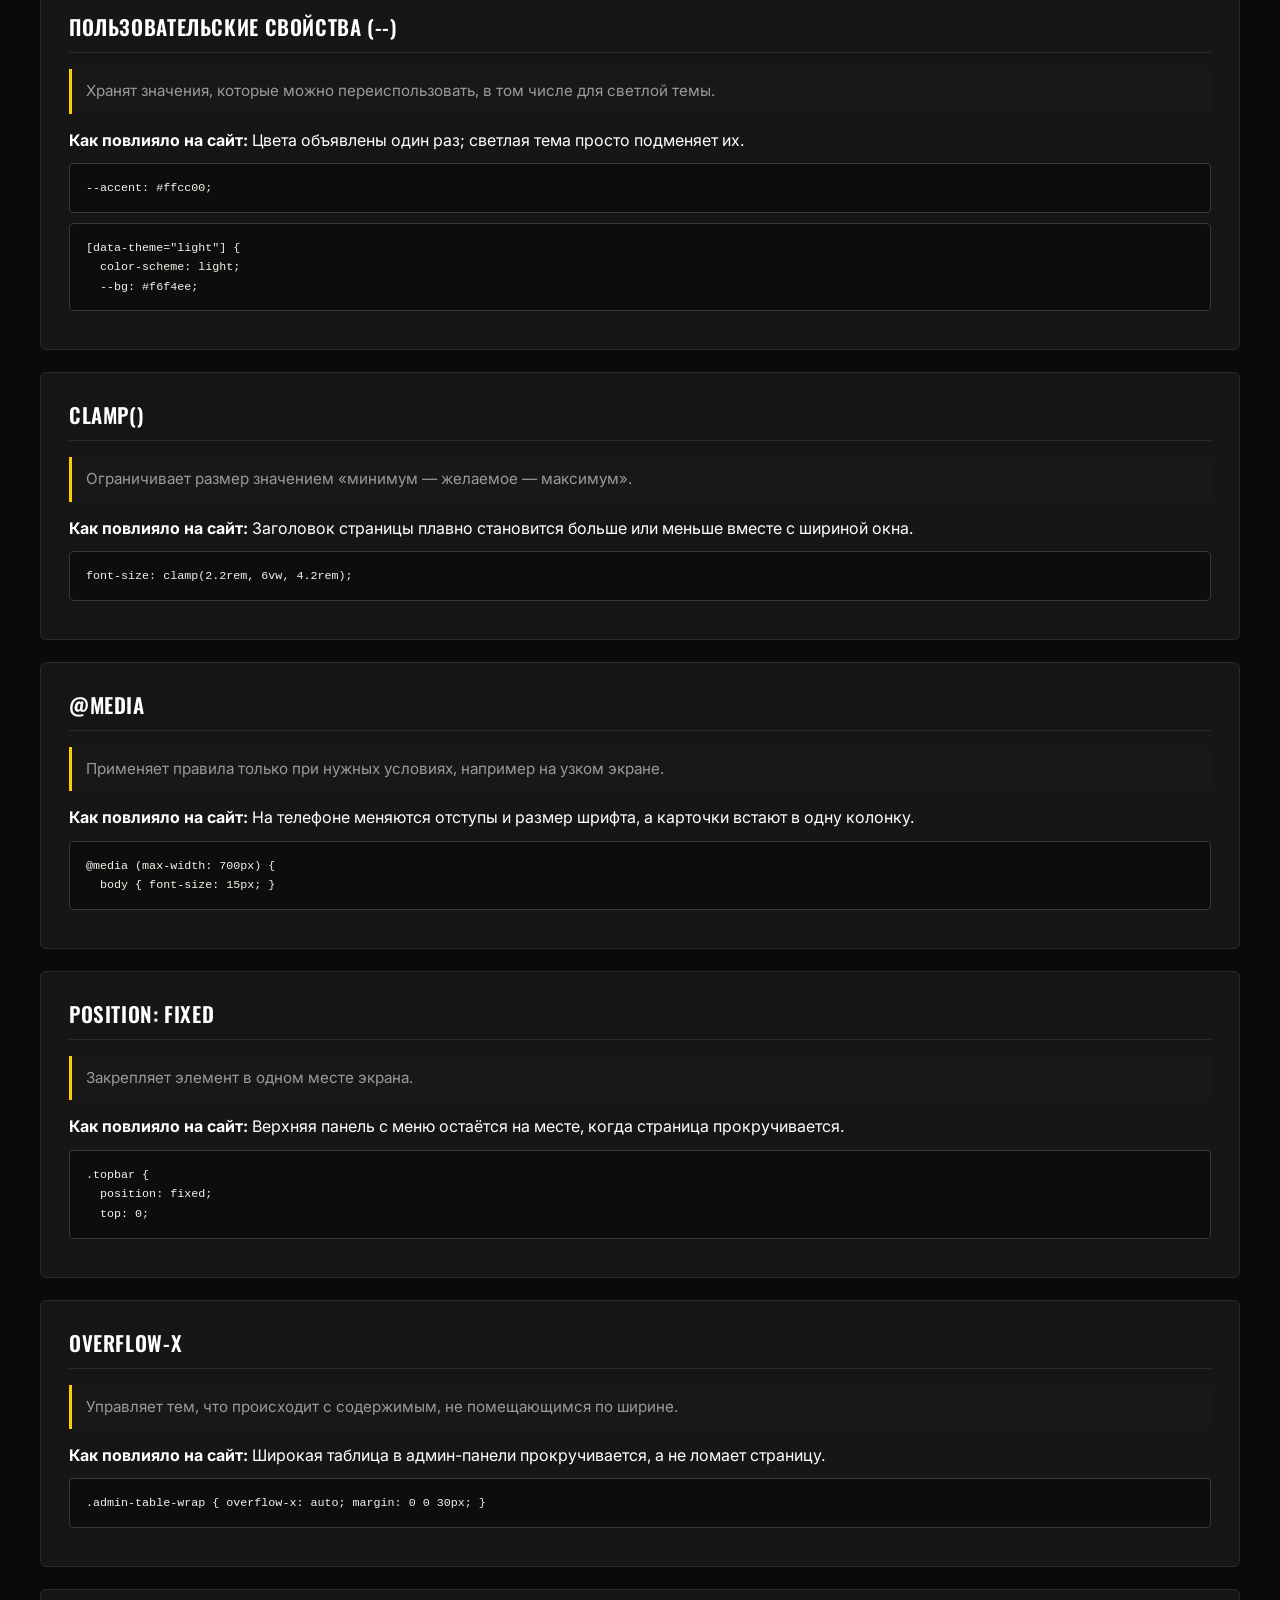
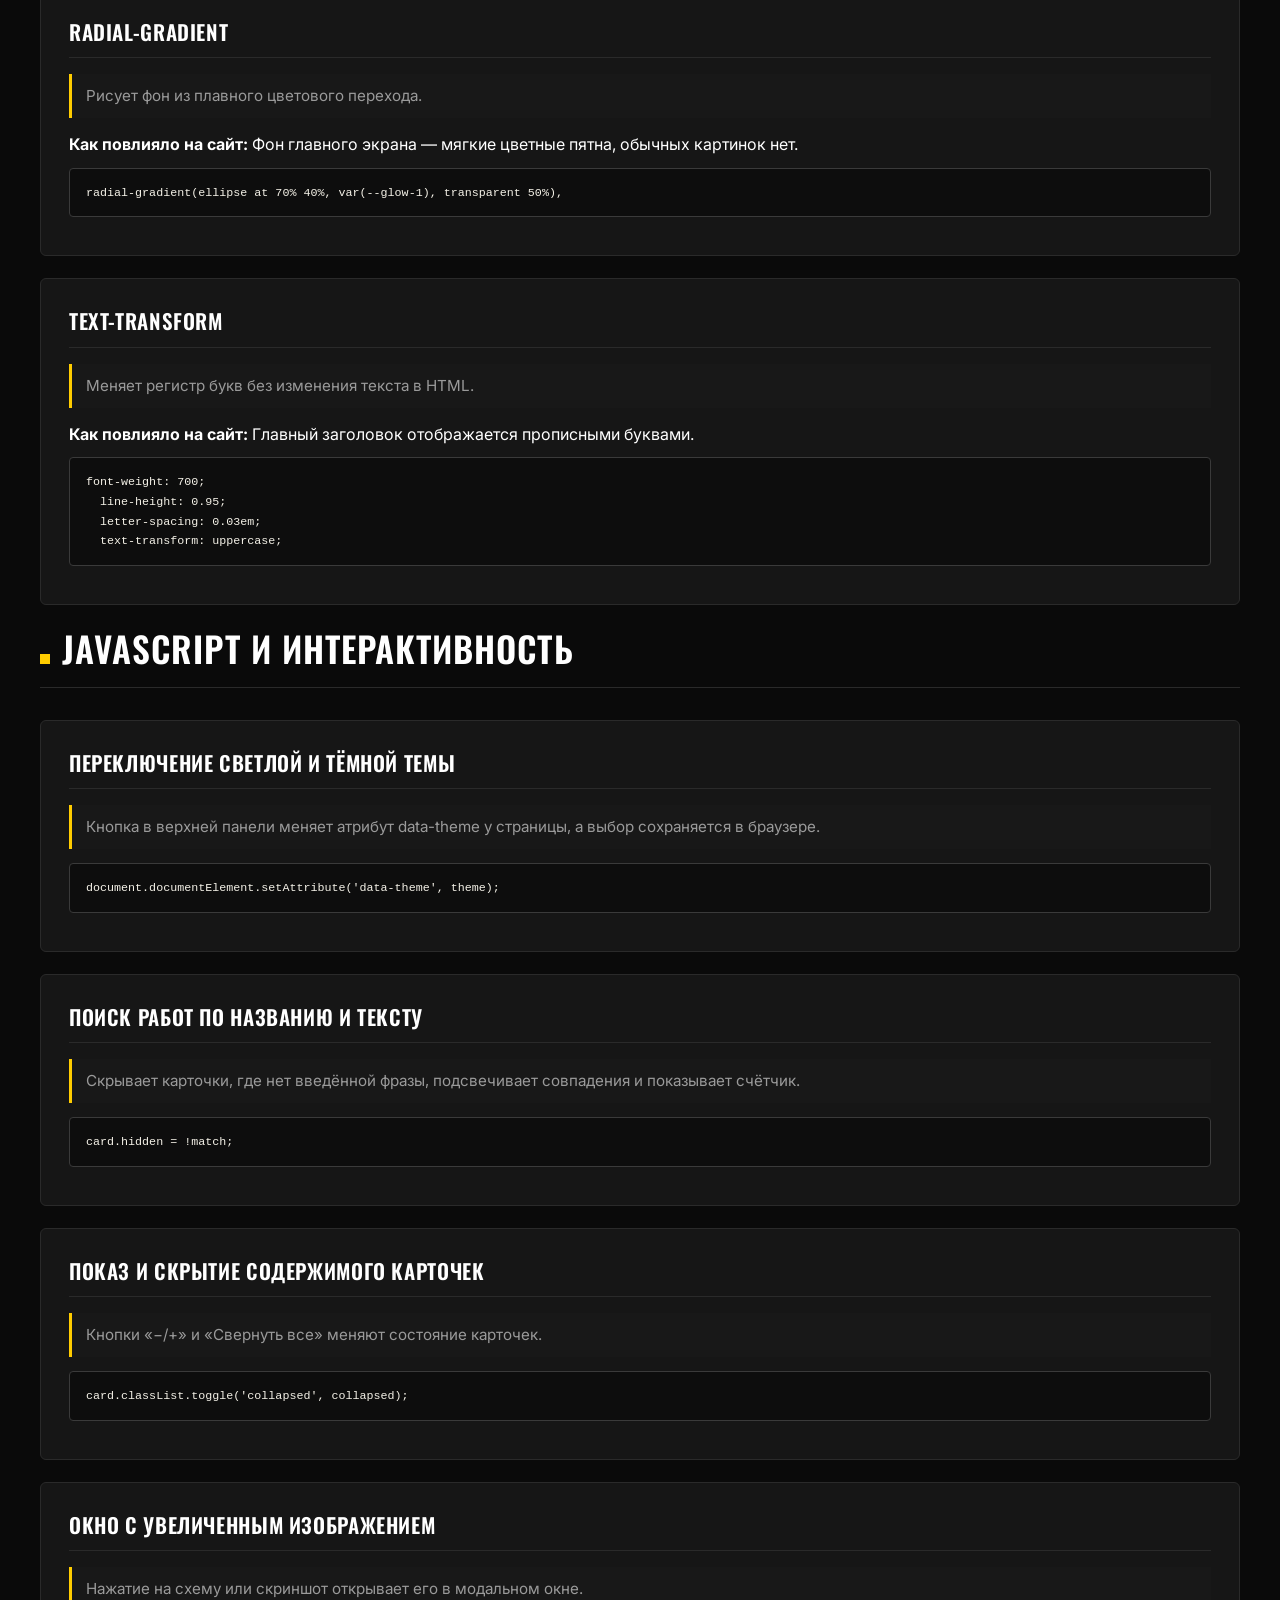
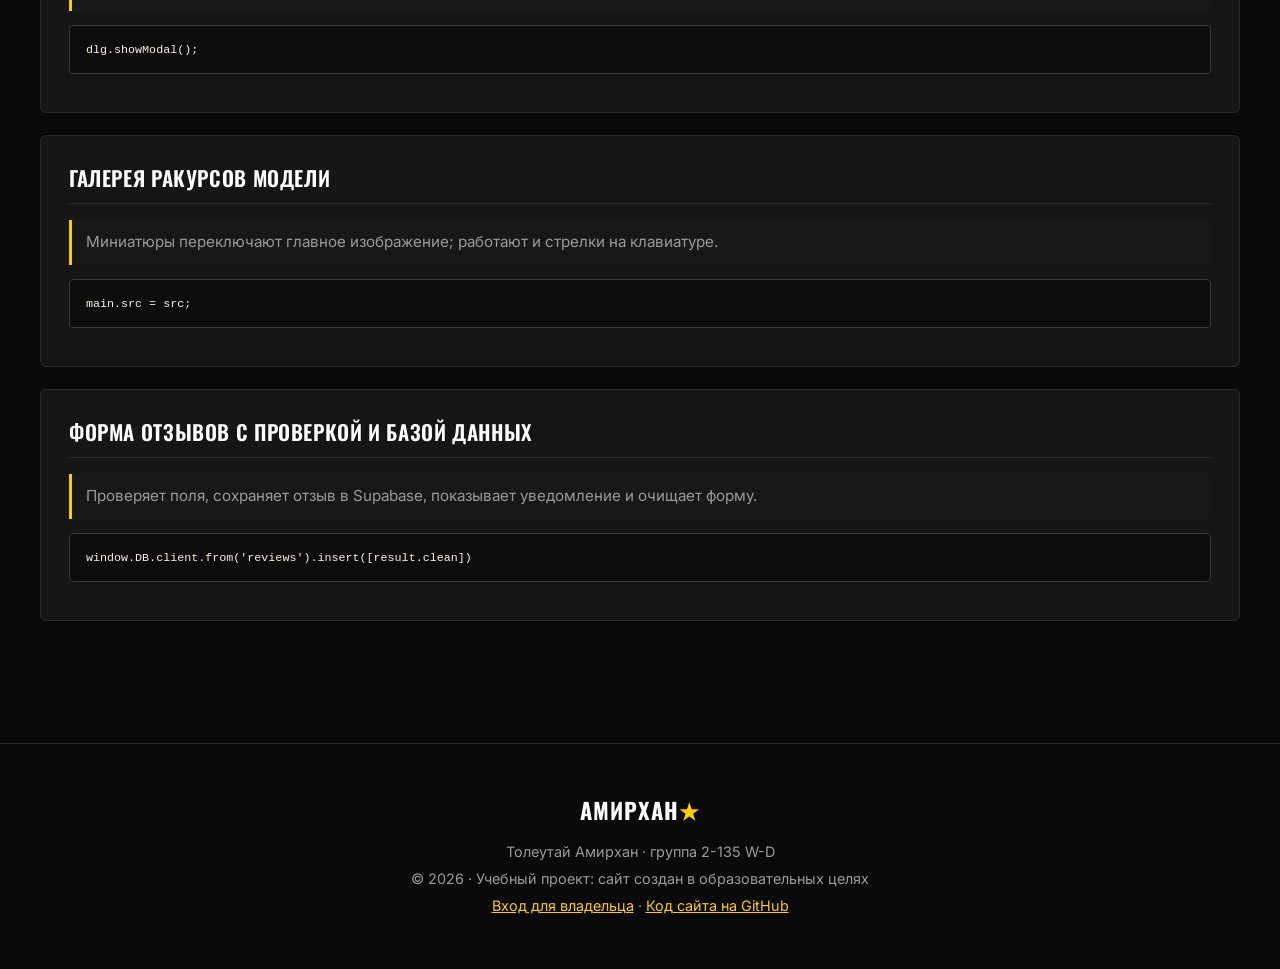
<file: html-css.html>
<!DOCTYPE html>
<html lang="ru">
<head>
  <meta charset="UTF-8">
  <meta name="viewport" content="width=device-width, initial-scale=1.0">
  <title>Технологии сайта — Толеутай Амирхан</title>
  <meta name="description" content="Какие HTML-элементы, CSS-свойства и JavaScript-функции использованы на сайте.">
  <link rel="preconnect" href="https://fonts.googleapis.com">
  <link rel="preconnect" href="https://fonts.gstatic.com" crossorigin>
  <link href="https://fonts.googleapis.com/css2?family=Inter:wght@400;500;600;700&family=Oswald:wght@500;600;700&display=swap" rel="stylesheet">
  <link rel="stylesheet" href="css/styles.css">
  <script>try{var t=localStorage.getItem('theme');if(t)document.documentElement.setAttribute('data-theme',t);}catch(e){}</script>
</head>
<body>

<header class="topbar">
  <div class="topbar-inner">
    <a href="index.html" class="logo">АМИРХАН<span class="logo-star">★</span></a>
    <nav class="site-nav" id="siteNav" aria-label="Основное меню">
      <a href="index.html">Главная</a>
      <a href="safety.html" title="Техника безопасности">Безопасность</a>
      <a href="hardware.html">Оборудование</a>
      <a href="software.html">ОС и ПО</a>
      <a href="security.html" title="Информационная безопасность">Инфобезопасность</a>
      <a href="blender.html">Blender</a>
      <a href="figma.html">Figma</a>
      <a href="ux-ui.html">UX/UI</a>
      <a href="html-css.html" class="active" aria-current="page" title="HTML, CSS и JS">HTML · CSS · JS</a>
      <a href="reviews.html">Отзывы</a>
    </nav>
    <div class="topbar-tools">
      <button type="button" class="theme-toggle" id="themeToggle" aria-pressed="false">☾ Тёмная тема</button>
      <button type="button" class="menu-toggle" id="menuToggle" aria-expanded="false" aria-controls="siteNav">☰ Меню</button>
    </div>
  </div>
</header>

<section class="page-hero">
  <div class="page-hero-inner">
    <div class="hero-badge">Толеутай Амирхан · Web Design · группа 2-135 W-D</div>
    <h1>HTML, CSS и JavaScript</h1>
  </div>
</section>

<main class="page-content" id="content">
<h2 class="section-title">Технологии сайта</h2>
<p class="intro">Сайт написан на чистых HTML, CSS и JavaScript без конструкторов. Разметка, стили и скрипты лежат в отдельных файлах: страницы <code>*.html</code>, стили <code>css/styles.css</code>, скрипты в папке <code>js/</code>. Данные отзывов хранятся в базе Supabase. Ниже — 16 групп HTML-элементов, 12 CSS-свойств и 6 функций JavaScript с кусочками кода из самого сайта.</p>

<h2 class="section-title">HTML-элементы</h2>
<article class="entry-card" data-work>
  <h3><span>&lt;header&gt;</span></h3>
  <p class="explain">Верхняя панель страницы: логотип, меню и кнопка смены темы.</p>
  <pre class="code-block"><code>&lt;header class=&quot;topbar&quot;&gt;</code></pre>
</article>
<article class="entry-card" data-work>
  <h3><span>&lt;nav&gt;</span></h3>
  <p class="explain">Блок навигации по разделам сайта.</p>
  <pre class="code-block"><code>&lt;nav class=&quot;site-nav&quot; id=&quot;siteNav&quot; aria-label=&quot;Основное меню&quot;&gt;</code></pre>
</article>
<article class="entry-card" data-work>
  <h3><span>&lt;main&gt;</span></h3>
  <p class="explain">Основное содержимое страницы, уникальное для неё.</p>
  <pre class="code-block"><code>&lt;main class=&quot;page-content&quot; id=&quot;content&quot;&gt;</code></pre>
</article>
<article class="entry-card" data-work>
  <h3><span>&lt;article&gt;</span></h3>
  <p class="explain">Самостоятельный блок: карточка с работой.</p>
  <pre class="code-block"><code>&lt;article class=&quot;entry-card&quot; data-work&gt;</code></pre>
</article>
<article class="entry-card" data-work>
  <h3><span>&lt;h1–h3&gt;</span></h3>
  <p class="explain">Заголовки трёх уровней: страница, раздел, карточка.</p>
  <pre class="code-block"><code>&lt;h2 class=&quot;section-title&quot;&gt;</code></pre>
</article>
<article class="entry-card" data-work>
  <h3><span>&lt;table, tr, th, td&gt;</span></h3>
  <p class="explain">Таблицы для сравнений и результатов.</p>
  <pre class="code-block"><code>&lt;tr&gt;&lt;th&gt;Критерий&lt;/th&gt;&lt;th&gt;Windows&lt;/th&gt;&lt;th&gt;macOS&lt;/th&gt;&lt;th&gt;Linux&lt;/th&gt;&lt;/tr&gt;</code></pre>
</article>
<article class="entry-card" data-work>
  <h3><span>&lt;ol, ul, li&gt;</span></h3>
  <p class="explain">Нумерованные и маркированные списки шагов и правил.</p>
  <pre class="code-block"><code>&lt;li&gt;Скачать ISO с официального сайта.&lt;/li&gt;</code></pre>
</article>
<article class="entry-card" data-work>
  <h3><span>&lt;img&gt;</span></h3>
  <p class="explain">Схемы и скриншоты; alt-текст описывает картинку.</p>
  <pre class="code-block"><code>&lt;img src=&quot;images/schema-zashita.png&quot; alt=&quot;Основные способы защиты ПК от вредоносного ПО&quot; loading=&quot;lazy&quot;&gt;</code></pre>
</article>
<article class="entry-card" data-work>
  <h3><span>&lt;form&gt;</span></h3>
  <p class="explain">Форма отзыва, данные из которой уходят в базу.</p>
  <pre class="code-block"><code>&lt;form class=&quot;form-card&quot; id=&quot;reviewForm&quot; novalidate&gt;</code></pre>
</article>
<article class="entry-card" data-work>
  <h3><span>&lt;input, label&gt;</span></h3>
  <p class="explain">Поле ввода и подпись к нему.</p>
  <pre class="code-block"><code>&lt;input type=&quot;email&quot; id=&quot;email&quot; name=&quot;email&quot; required maxlength=&quot;100&quot; autocomplete=&quot;email&quot;&gt;</code></pre>
</article>
<article class="entry-card" data-work>
  <h3><span>&lt;select, textarea&gt;</span></h3>
  <p class="explain">Выпадающий список темы и поле для текста отзыва.</p>
  <pre class="code-block"><code>&lt;textarea id=&quot;message&quot; name=&quot;message&quot; required maxlength=&quot;500&quot; rows=&quot;5&quot;&gt;&lt;/textarea&gt;</code></pre>
</article>
<article class="entry-card" data-work>
  <h3><span>&lt;button&gt;</span></h3>
  <p class="explain">Кнопки отправки формы, смены темы, сворачивания.</p>
  <pre class="code-block"><code>&lt;button type=&quot;submit&quot; class=&quot;btn&quot;&gt;Отправить отзыв&lt;/button&gt;</code></pre>
</article>
<article class="entry-card" data-work>
  <h3><span>&lt;dialog&gt;</span></h3>
  <p class="explain">Модальное окно для увеличения картинки.</p>
  <pre class="code-block"><code>&lt;dialog id=&quot;lightbox&quot; class=&quot;lightbox&quot; aria-label=&quot;Увеличенное изображение&quot;&gt;</code></pre>
</article>
<article class="entry-card" data-work>
  <h3><span>&lt;model-viewer&gt;</span></h3>
  <p class="explain">Подключаемый элемент для просмотра 3D-моделей.</p>
  <pre class="code-block"><code>&lt;model-viewer src=&quot;models/my-car.glb&quot;</code></pre>
</article>
<article class="entry-card" data-work>
  <h3><span>&lt;footer&gt;</span></h3>
  <p class="explain">Подвал: автор, группа, год и подпись об учебном проекте.</p>
  <pre class="code-block"><code>&lt;footer class=&quot;site-footer&quot;&gt;</code></pre>
</article>
<article class="entry-card" data-work>
  <h3><span>&lt;a&gt;</span></h3>
  <p class="explain">Ссылки между страницами и на внешние ресурсы.</p>
  <pre class="code-block"><code>&lt;a href=&quot;blender.html&quot;&gt;Blender&lt;/a&gt;</code></pre>
</article>

<h2 class="section-title">CSS-свойства</h2>
<article class="entry-card" data-work>
  <h3><span>display: flex</span></h3>
  <p class="explain">Располагает элементы в строку; на нём построено меню.</p>
  <p><strong>Как повлияло на сайт:</strong> Пункты меню стоят в одну строку, а на узком экране прячутся за кнопку.</p>
  <pre class="code-block"><code>.site-nav { display: flex; flex-wrap: nowrap; gap: 6px 15px; margin: 0; padding: 0; }</code></pre>
</article>

<article class="entry-card" data-work>
  <h3><span>display: grid</span></h3>
  <p class="explain">Делит блок на колонки; нужен для сетки карточек.</p>
  <p><strong>Как повлияло на сайт:</strong> Карточки разделов стоят в три колонки, а на узких экранах — в две и в одну.</p>
  <pre class="code-block"><code>.card-grid { display: grid; grid-template-columns: repeat(3, 1fr); gap: 24px; margin: 0 0 40px; }</code></pre>
</article>

<article class="entry-card" data-work>
  <h3><span>box-shadow</span></h3>
  <p class="explain">Рисует тень вокруг блока.</p>
  <p><strong>Как повлияло на сайт:</strong> Уведомление отбрасывает мягкую тень и выделяется на странице.</p>
  <pre class="code-block"><code>box-shadow: 0 8px 30px rgba(0, 0, 0, 0.4);</code></pre>
</article>

<article class="entry-card" data-work>
  <h3><span>border</span></h3>
  <p class="explain">Задаёт рамку элемента.</p>
  <p><strong>Как повлияло на сайт:</strong> Тонкая тёмная рамка отделяет карточки от фона, не перегружая страницу.</p>
  <pre class="code-block"><code>border: 1px solid var(--border);</code></pre>
</article>

<article class="entry-card" data-work>
  <h3><span>transition и transform</span></h3>
  <p class="explain">Плавно меняют положение элемента при наведении.</p>
  <p><strong>Как повлияло на сайт:</strong> Карточка раздела приподнимается при наведении — это обратная связь для пользователя.</p>
  <pre class="code-block"><code>transition: transform 0.3s ease, border-color 0.3s, background 0.3s;</code></pre>
  <pre class="code-block"><code>.topic-card:hover { transform: translateY(-6px); border-color: var(--border-strong); background: var(--bg-hover); }</code></pre>
</article>

<article class="entry-card" data-work>
  <h3><span>Пользовательские свойства (--)</span></h3>
  <p class="explain">Хранят значения, которые можно переиспользовать, в том числе для светлой темы.</p>
  <p><strong>Как повлияло на сайт:</strong> Цвета объявлены один раз; светлая тема просто подменяет их.</p>
  <pre class="code-block"><code>--accent: #ffcc00;</code></pre>
  <pre class="code-block"><code>[data-theme=&quot;light&quot;] {
  color-scheme: light;
  --bg: #f6f4ee;</code></pre>
</article>

<article class="entry-card" data-work>
  <h3><span>clamp()</span></h3>
  <p class="explain">Ограничивает размер значением «минимум — желаемое — максимум».</p>
  <p><strong>Как повлияло на сайт:</strong> Заголовок страницы плавно становится больше или меньше вместе с шириной окна.</p>
  <pre class="code-block"><code>font-size: clamp(2.2rem, 6vw, 4.2rem);</code></pre>
</article>

<article class="entry-card" data-work>
  <h3><span>@media</span></h3>
  <p class="explain">Применяет правила только при нужных условиях, например на узком экране.</p>
  <p><strong>Как повлияло на сайт:</strong> На телефоне меняются отступы и размер шрифта, а карточки встают в одну колонку.</p>
  <pre class="code-block"><code>@media (max-width: 700px) {
  body { font-size: 15px; }</code></pre>
</article>

<article class="entry-card" data-work>
  <h3><span>position: fixed</span></h3>
  <p class="explain">Закрепляет элемент в одном месте экрана.</p>
  <p><strong>Как повлияло на сайт:</strong> Верхняя панель с меню остаётся на месте, когда страница прокручивается.</p>
  <pre class="code-block"><code>.topbar {
  position: fixed;
  top: 0;</code></pre>
</article>

<article class="entry-card" data-work>
  <h3><span>overflow-x</span></h3>
  <p class="explain">Управляет тем, что происходит с содержимым, не помещающимся по ширине.</p>
  <p><strong>Как повлияло на сайт:</strong> Широкая таблица в админ-панели прокручивается, а не ломает страницу.</p>
  <pre class="code-block"><code>.admin-table-wrap { overflow-x: auto; margin: 0 0 30px; }</code></pre>
</article>

<article class="entry-card" data-work>
  <h3><span>radial-gradient</span></h3>
  <p class="explain">Рисует фон из плавного цветового перехода.</p>
  <p><strong>Как повлияло на сайт:</strong> Фон главного экрана — мягкие цветные пятна, обычных картинок нет.</p>
  <pre class="code-block"><code>radial-gradient(ellipse at 70% 40%, var(--glow-1), transparent 50%),</code></pre>
</article>

<article class="entry-card" data-work>
  <h3><span>text-transform</span></h3>
  <p class="explain">Меняет регистр букв без изменения текста в HTML.</p>
  <p><strong>Как повлияло на сайт:</strong> Главный заголовок отображается прописными буквами.</p>
  <pre class="code-block"><code>font-weight: 700;
  line-height: 0.95;
  letter-spacing: 0.03em;
  text-transform: uppercase;</code></pre>
</article>

<h2 class="section-title">JavaScript и интерактивность</h2>
<article class="entry-card" data-work>
  <h3><span>Переключение светлой и тёмной темы</span></h3>
  <p class="explain">Кнопка в верхней панели меняет атрибут data-theme у страницы, а выбор сохраняется в браузере.</p>
  <pre class="code-block"><code>document.documentElement.setAttribute(&#x27;data-theme&#x27;, theme);</code></pre>
</article>
<article class="entry-card" data-work>
  <h3><span>Поиск работ по названию и тексту</span></h3>
  <p class="explain">Скрывает карточки, где нет введённой фразы, подсвечивает совпадения и показывает счётчик.</p>
  <pre class="code-block"><code>card.hidden = !match;</code></pre>
</article>
<article class="entry-card" data-work>
  <h3><span>Показ и скрытие содержимого карточек</span></h3>
  <p class="explain">Кнопки «−/+» и «Свернуть все» меняют состояние карточек.</p>
  <pre class="code-block"><code>card.classList.toggle(&#x27;collapsed&#x27;, collapsed);</code></pre>
</article>
<article class="entry-card" data-work>
  <h3><span>Окно с увеличенным изображением</span></h3>
  <p class="explain">Нажатие на схему или скриншот открывает его в модальном окне.</p>
  <pre class="code-block"><code>dlg.showModal();</code></pre>
</article>
<article class="entry-card" data-work>
  <h3><span>Галерея ракурсов модели</span></h3>
  <p class="explain">Миниатюры переключают главное изображение; работают и стрелки на клавиатуре.</p>
  <pre class="code-block"><code>main.src = src;</code></pre>
</article>
<article class="entry-card" data-work>
  <h3><span>Форма отзывов с проверкой и базой данных</span></h3>
  <p class="explain">Проверяет поля, сохраняет отзыв в Supabase, показывает уведомление и очищает форму.</p>
  <pre class="code-block"><code>window.DB.client.from(&#x27;reviews&#x27;).insert([result.clean])</code></pre>
</article>
</main>

<footer class="site-footer">
  <div class="footer-logo">АМИРХАН<span>★</span></div>
  <p>Толеутай Амирхан · группа 2-135 W-D</p>
  <p>© 2026 · Учебный проект: сайт создан в образовательных целях</p>
  <p><a href="admin.html">Вход для владельца</a> · <a href="https://github.com/playboicarti1629-doc/amirkhan-site" target="_blank" rel="noopener">Код сайта на GitHub</a></p>
</footer>

<div class="toast-area" id="toastArea" aria-live="polite"></div>
<script src="js/main.js" defer></script>
</body>
</html>
</file>
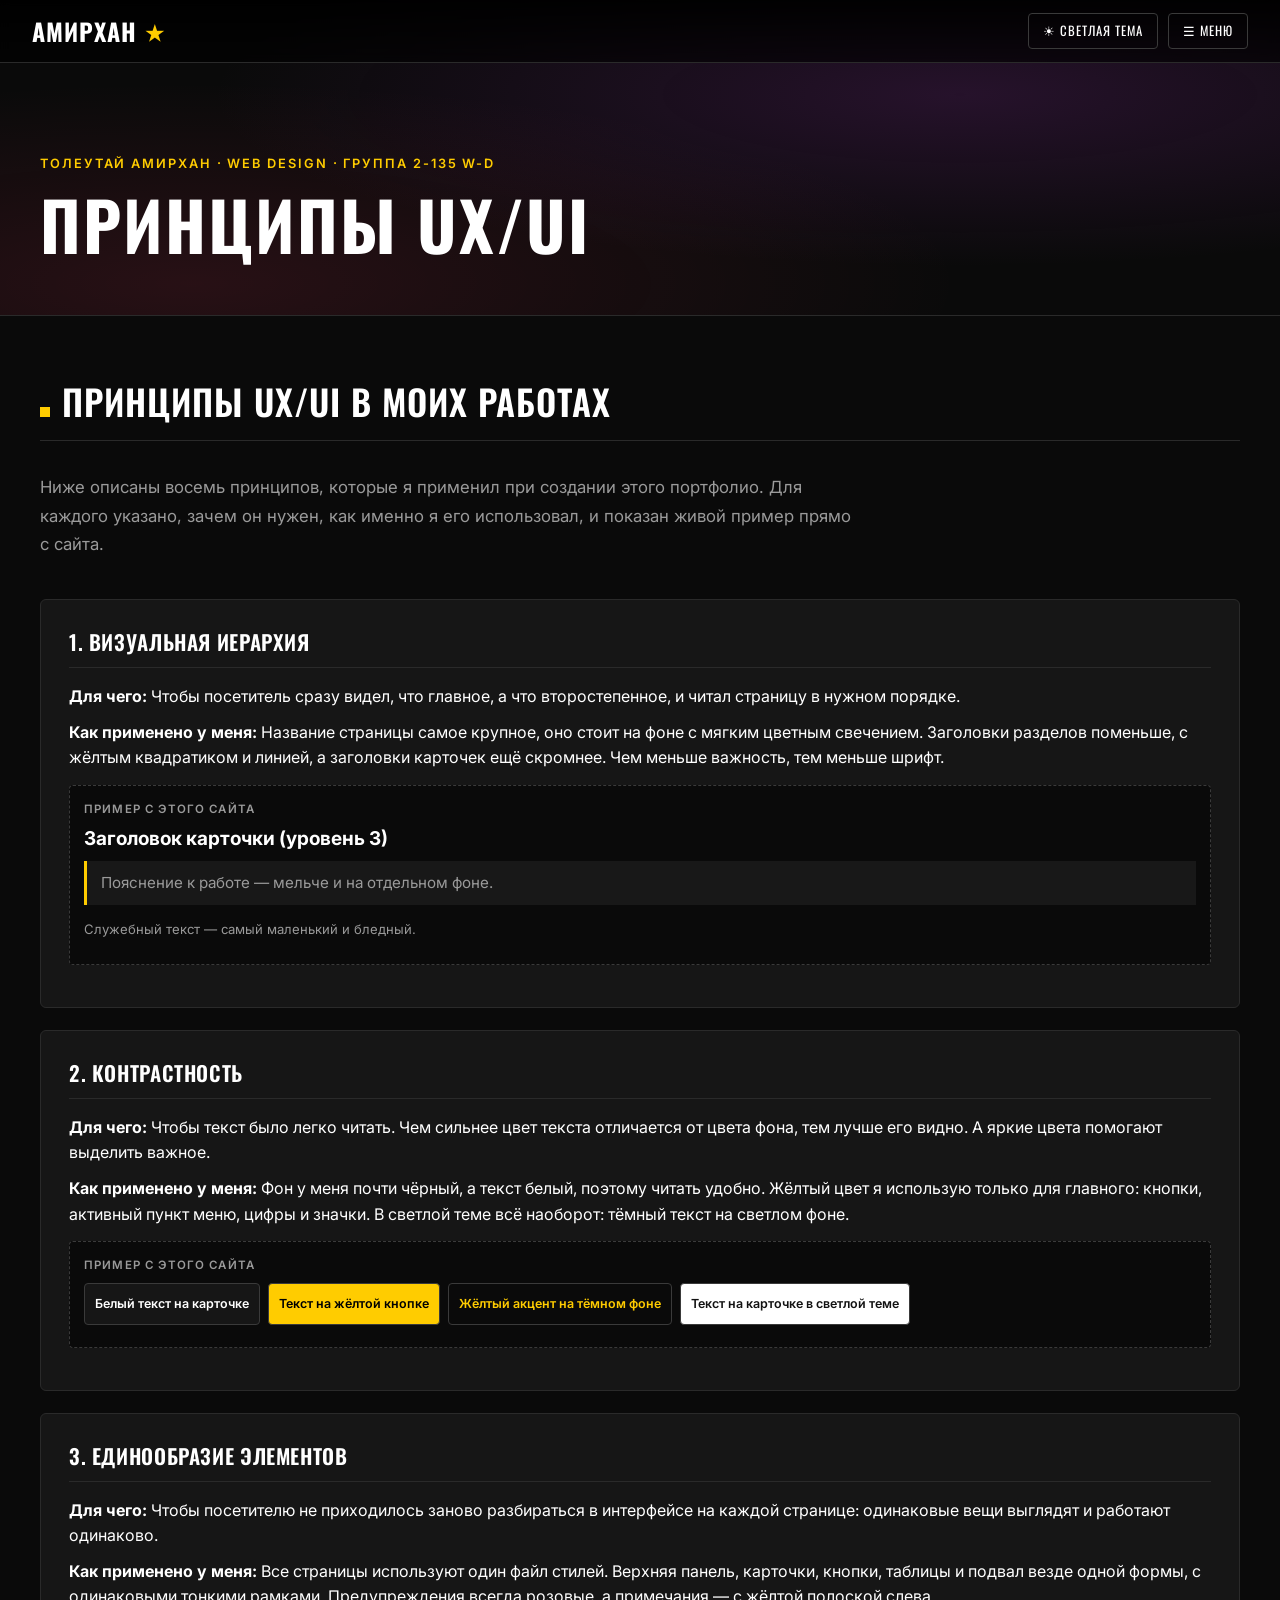
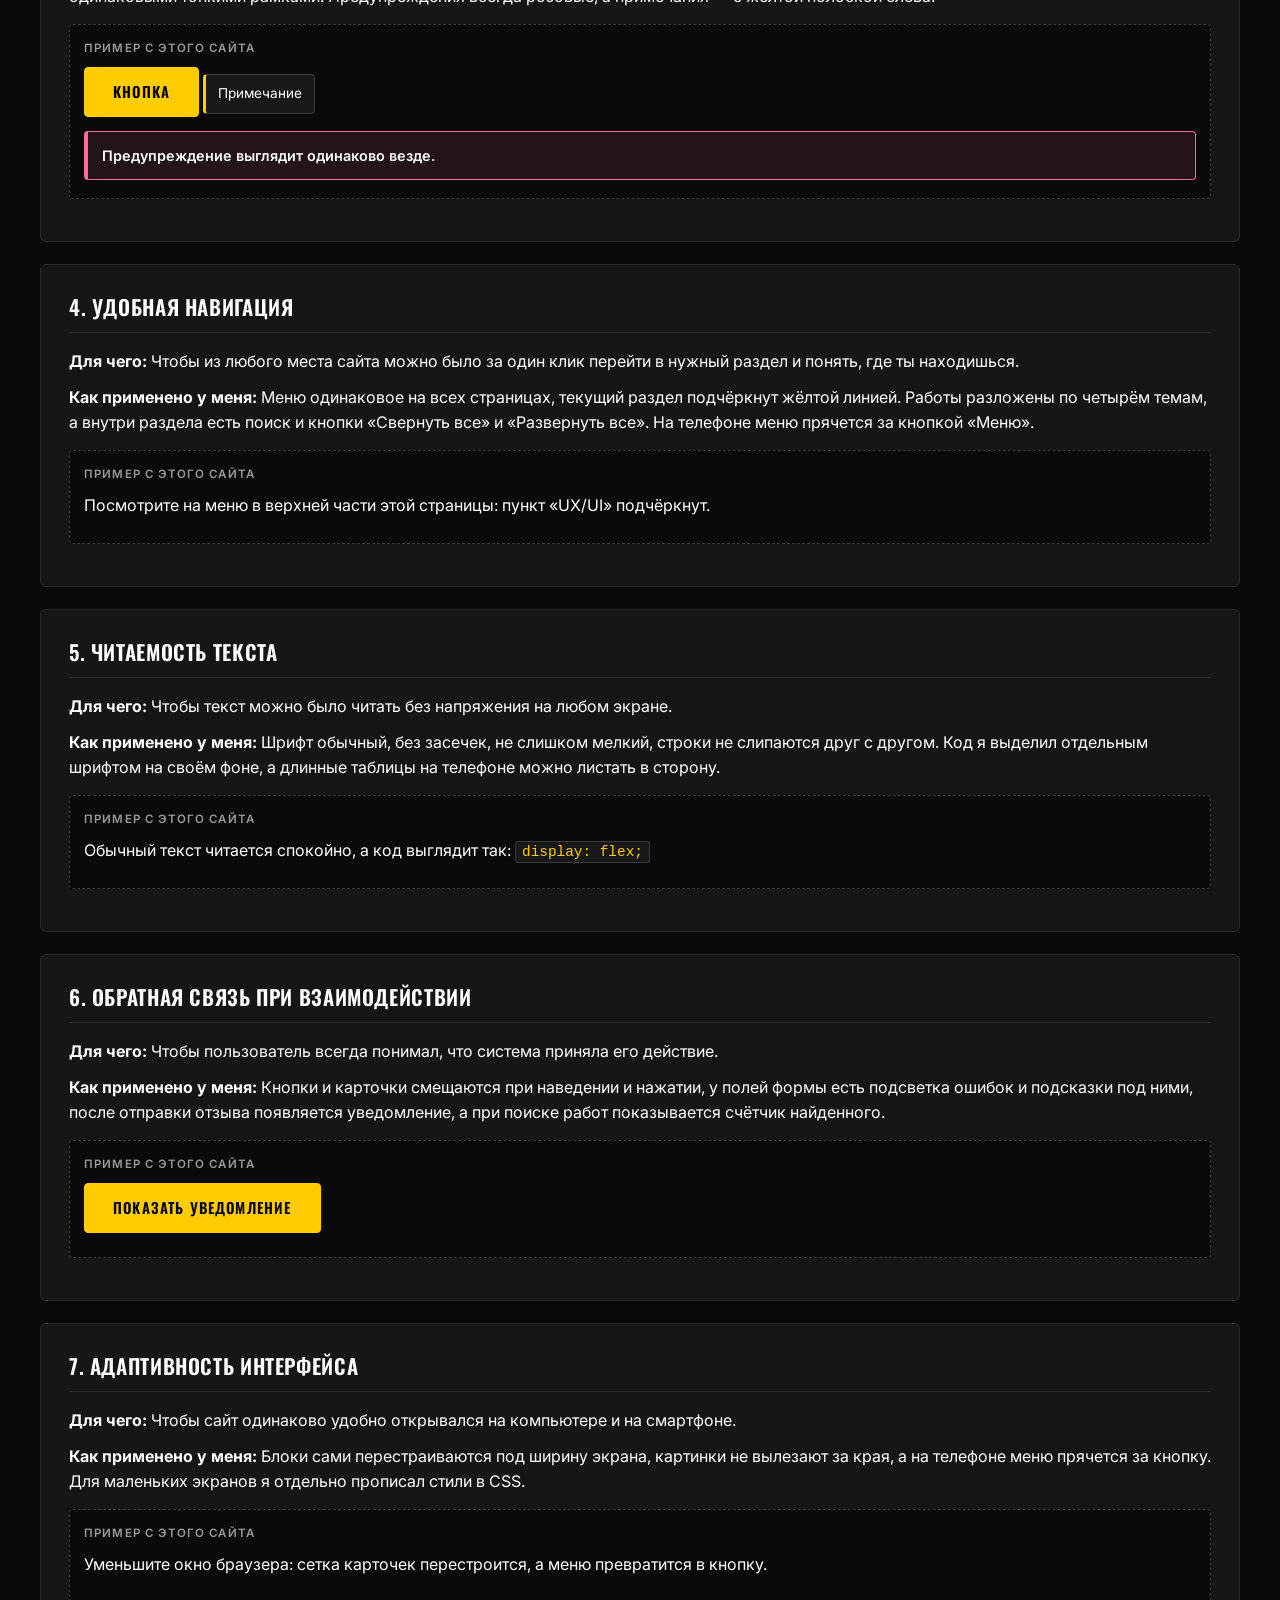
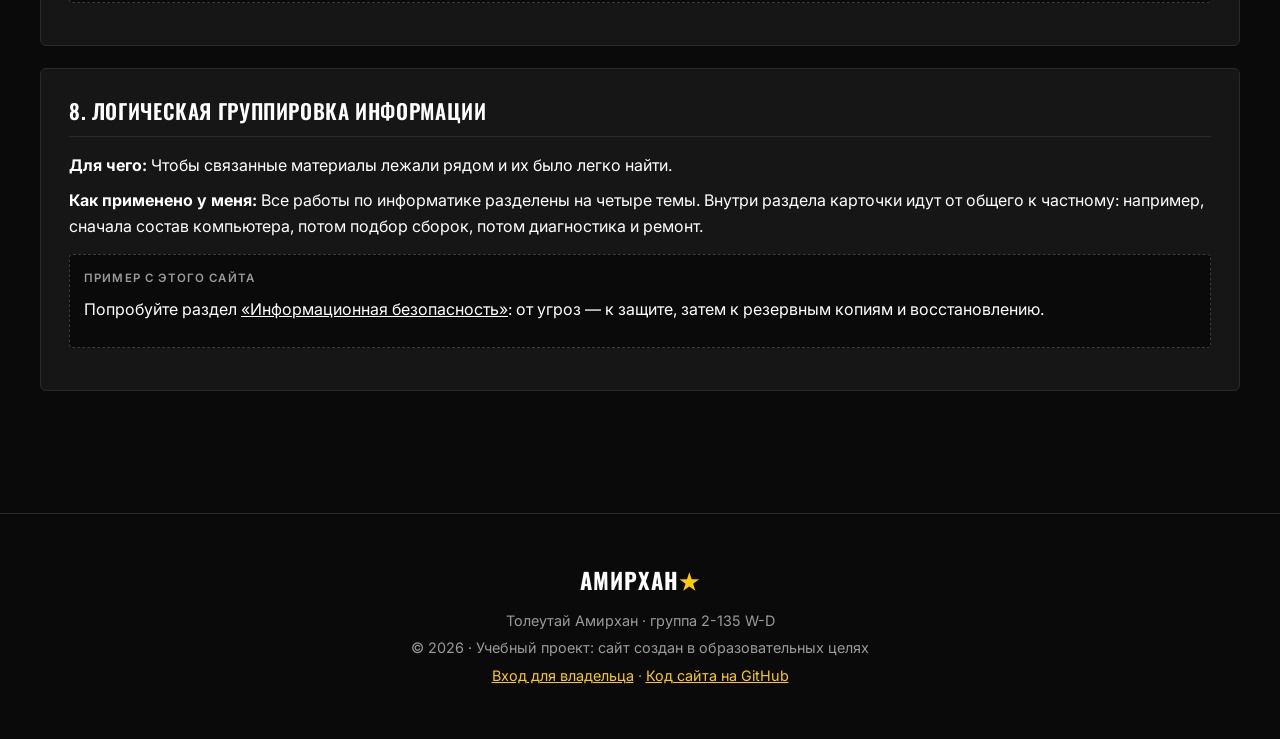
<file: ux-ui.html>
<!DOCTYPE html>
<html lang="ru">
<head>
  <meta charset="UTF-8">
  <meta name="viewport" content="width=device-width, initial-scale=1.0">
  <title>Принципы UX/UI — Толеутай Амирхан</title>
  <meta name="description" content="Восемь принципов UX/UI и примеры их применения в портфолио.">
  <link rel="preconnect" href="https://fonts.googleapis.com">
  <link rel="preconnect" href="https://fonts.gstatic.com" crossorigin>
  <link href="https://fonts.googleapis.com/css2?family=Inter:wght@400;500;600;700&family=Oswald:wght@500;600;700&display=swap" rel="stylesheet">
  <link rel="stylesheet" href="css/styles.css">
  <script>try{var t=localStorage.getItem('theme');if(t)document.documentElement.setAttribute('data-theme',t);}catch(e){}</script>
</head>
<body>

<header class="topbar">
  <div class="topbar-inner">
    <a href="index.html" class="logo">АМИРХАН<span class="logo-star">★</span></a>
    <nav class="site-nav" id="siteNav" aria-label="Основное меню">
      <a href="index.html">Главная</a>
      <a href="safety.html" title="Техника безопасности">Безопасность</a>
      <a href="hardware.html">Оборудование</a>
      <a href="software.html">ОС и ПО</a>
      <a href="security.html" title="Информационная безопасность">Инфобезопасность</a>
      <a href="blender.html">Blender</a>
      <a href="figma.html">Figma</a>
      <a href="ux-ui.html" class="active" aria-current="page">UX/UI</a>
      <a href="html-css.html" title="HTML, CSS и JS">HTML · CSS · JS</a>
      <a href="reviews.html">Отзывы</a>
    </nav>
    <div class="topbar-tools">
      <button type="button" class="theme-toggle" id="themeToggle" aria-pressed="false">☾ Тёмная тема</button>
      <button type="button" class="menu-toggle" id="menuToggle" aria-expanded="false" aria-controls="siteNav">☰ Меню</button>
    </div>
  </div>
</header>

<section class="page-hero">
  <div class="page-hero-inner">
    <div class="hero-badge">Толеутай Амирхан · Web Design · группа 2-135 W-D</div>
    <h1>Принципы UX/UI</h1>
  </div>
</section>

<main class="page-content" id="content">
<h2 class="section-title">Принципы UX/UI в моих работах</h2>
<p class="intro">Ниже описаны восемь принципов, которые я применил при создании этого портфолио. Для каждого указано, зачем он нужен, как именно я его использовал, и показан живой пример прямо с сайта.</p>

<article class="entry-card" data-work>
  <h3><span>1. Визуальная иерархия</span></h3>
  <p><strong>Для чего:</strong> Чтобы посетитель сразу видел, что главное, а что второстепенное, и читал страницу в нужном порядке.</p>
  <p><strong>Как применено у меня:</strong> Название страницы самое крупное, оно стоит на фоне с мягким цветным свечением. Заголовки разделов поменьше, с жёлтым квадратиком и линией, а заголовки карточек ещё скромнее. Чем меньше важность, тем меньше шрифт.</p>
  <div class="example-box"><p class="label">Пример с этого сайта</p>
    <h4 style="margin:0 0 6px;font-size:19px">Заголовок карточки (уровень 3)</h4>
    <p class="explain">Пояснение к работе — мельче и на отдельном фоне.</p>
    <p class="hint">Служебный текст — самый маленький и бледный.</p>
  </div>
</article>

<article class="entry-card" data-work>
  <h3><span>2. Контрастность</span></h3>
  <p><strong>Для чего:</strong> Чтобы текст было легко читать. Чем сильнее цвет текста отличается от цвета фона, тем лучше его видно. А яркие цвета помогают выделить важное.</p>
  <p><strong>Как применено у меня:</strong> Фон у меня почти чёрный, а текст белый, поэтому читать удобно. Жёлтый цвет я использую только для главного: кнопки, активный пункт меню, цифры и значки. В светлой теме всё наоборот: тёмный текст на светлом фоне.</p>
  <div class="example-box"><p class="label">Пример с этого сайта</p>
    <div class="swatches">
      <div class="swatch" style="background:#161616;color:#ffffff">Белый текст на карточке</div>
      <div class="swatch" style="background:#ffcc00;color:#000000">Текст на жёлтой кнопке</div>
      <div class="swatch" style="background:#0a0a0a;color:#ffcc00">Жёлтый акцент на тёмном фоне</div>
      <div class="swatch" style="background:#ffffff;color:#121212">Текст на карточке в светлой теме</div>
    </div>
  </div>
</article>

<article class="entry-card" data-work>
  <h3><span>3. Единообразие элементов</span></h3>
  <p><strong>Для чего:</strong> Чтобы посетителю не приходилось заново разбираться в интерфейсе на каждой странице: одинаковые вещи выглядят и работают одинаково.</p>
  <p><strong>Как применено у меня:</strong> Все страницы используют один файл стилей. Верхняя панель, карточки, кнопки, таблицы и подвал везде одной формы, с одинаковыми тонкими рамками. Предупреждения всегда розовые, а примечания — с жёлтой полоской слева.</p>
  <div class="example-box"><p class="label">Пример с этого сайта</p>
    <p><a class="btn" href="#content">Кнопка</a> <span class="note">Примечание</span></p>
    <p class="warn">Предупреждение выглядит одинаково везде.</p>
  </div>
</article>

<article class="entry-card" data-work>
  <h3><span>4. Удобная навигация</span></h3>
  <p><strong>Для чего:</strong> Чтобы из любого места сайта можно было за один клик перейти в нужный раздел и понять, где ты находишься.</p>
  <p><strong>Как применено у меня:</strong> Меню одинаковое на всех страницах, текущий раздел подчёркнут жёлтой линией. Работы разложены по четырём темам, а внутри раздела есть поиск и кнопки «Свернуть все» и «Развернуть все». На телефоне меню прячется за кнопкой «Меню».</p>
  <div class="example-box"><p class="label">Пример с этого сайта</p>
    <p>Посмотрите на меню в верхней части этой страницы: пункт «UX/UI» подчёркнут.</p>
  </div>
</article>

<article class="entry-card" data-work>
  <h3><span>5. Читаемость текста</span></h3>
  <p><strong>Для чего:</strong> Чтобы текст можно было читать без напряжения на любом экране.</p>
  <p><strong>Как применено у меня:</strong> Шрифт обычный, без засечек, не слишком мелкий, строки не слипаются друг с другом. Код я выделил отдельным шрифтом на своём фоне, а длинные таблицы на телефоне можно листать в сторону.</p>
  <div class="example-box"><p class="label">Пример с этого сайта</p>
    <p>Обычный текст читается спокойно, а код выглядит так: <code>display: flex;</code></p>
  </div>
</article>

<article class="entry-card" data-work>
  <h3><span>6. Обратная связь при взаимодействии</span></h3>
  <p><strong>Для чего:</strong> Чтобы пользователь всегда понимал, что система приняла его действие.</p>
  <p><strong>Как применено у меня:</strong> Кнопки и карточки смещаются при наведении и нажатии, у полей формы есть подсветка ошибок и подсказки под ними, после отправки отзыва появляется уведомление, а при поиске работ показывается счётчик найденного.</p>
  <div class="example-box"><p class="label">Пример с этого сайта</p>
    <p><button type="button" class="btn" data-demo-toast>Показать уведомление</button></p>
  </div>
</article>

<article class="entry-card" data-work>
  <h3><span>7. Адаптивность интерфейса</span></h3>
  <p><strong>Для чего:</strong> Чтобы сайт одинаково удобно открывался на компьютере и на смартфоне.</p>
  <p><strong>Как применено у меня:</strong> Блоки сами перестраиваются под ширину экрана, картинки не вылезают за края, а на телефоне меню прячется за кнопку. Для маленьких экранов я отдельно прописал стили в CSS.</p>
  <div class="example-box"><p class="label">Пример с этого сайта</p>
    <p>Уменьшите окно браузера: сетка карточек перестроится, а меню превратится в кнопку.</p>
  </div>
</article>

<article class="entry-card" data-work>
  <h3><span>8. Логическая группировка информации</span></h3>
  <p><strong>Для чего:</strong> Чтобы связанные материалы лежали рядом и их было легко найти.</p>
  <p><strong>Как применено у меня:</strong> Все работы по информатике разделены на четыре темы. Внутри раздела карточки идут от общего к частному: например, сначала состав компьютера, потом подбор сборок, потом диагностика и ремонт.</p>
  <div class="example-box"><p class="label">Пример с этого сайта</p>
    <p>Попробуйте раздел <a href="security.html">«Информационная безопасность»</a>: от угроз — к защите, затем к резервным копиям и восстановлению.</p>
  </div>
</article>
</main>

<footer class="site-footer">
  <div class="footer-logo">АМИРХАН<span>★</span></div>
  <p>Толеутай Амирхан · группа 2-135 W-D</p>
  <p>© 2026 · Учебный проект: сайт создан в образовательных целях</p>
  <p><a href="admin.html">Вход для владельца</a> · <a href="https://github.com/playboicarti1629-doc/amirkhan-site" target="_blank" rel="noopener">Код сайта на GitHub</a></p>
</footer>

<div class="toast-area" id="toastArea" aria-live="polite"></div>
<script src="js/main.js" defer></script>
</body>
</html>
</file>
<file: css/styles.css>
/* Портфолио Амирхана — общий стиль. Тёмный дизайн с жёлтым акцентом, есть светлая тема. */
:root {
  color-scheme: dark;
  --bg: #0a0a0a;
  --bg-elevated: #121212;
  --bg-card: #161616;
  --bg-hover: #1b1b1b;
  --text: #ffffff;
  --muted: #9a9a9a;
  --accent: #ffcc00;
  --accent-text: #ffcc00;
  --on-accent: #000000;
  --pink: #ff6b9d;
  --coral: #ff6b9d;
  --border: #2a2a2a;
  --border-strong: #3a3a3a;
  --table-bg: #121212;
  --table-alt: #181818;
  --table-head: #1f1f1f;
  --code-bg: #0d0d0d;
  --glow-1: rgba(120, 40, 140, 0.25);
  --glow-2: rgba(255, 60, 100, 0.12);
  --topbar: linear-gradient(to bottom, rgba(0, 0, 0, 0.92), rgba(0, 0, 0, 0.6));
}

[data-theme="light"] {
  color-scheme: light;
  --bg: #f6f4ee;
  --bg-elevated: #ffffff;
  --bg-card: #ffffff;
  --bg-hover: #fbfaf6;
  --text: #121212;
  --muted: #5d5a53;
  --accent-text: #8a6a00;
  --pink: #d6336c;
  --coral: #d6336c;
  --border: #dcd8cc;
  --border-strong: #b9b4a6;
  --table-bg: #ffffff;
  --table-alt: #f3f1ea;
  --table-head: #efece2;
  --code-bg: #1a1a1a;
  --glow-1: rgba(160, 90, 190, 0.16);
  --glow-2: rgba(255, 110, 140, 0.10);
  --topbar: linear-gradient(to bottom, rgba(246, 244, 238, 0.97), rgba(246, 244, 238, 0.85));
}

* { box-sizing: border-box; }
html { scroll-behavior: smooth; scroll-padding-top: 90px; }
body {
  margin: 0;
  background: var(--bg);
  color: var(--text);
  font-family: Inter, system-ui, "Segoe UI", Arial, sans-serif;
  font-size: 16px;
  line-height: 1.6;
  -webkit-font-smoothing: antialiased;
}
a { color: inherit; }
img { max-width: 100%; height: auto; }
::selection { color: #000; background: var(--accent); }
h1, h2, h3, .logo, .nav-link, .btn { font-family: Oswald, "Arial Narrow", sans-serif; }

/* ---------- Верхняя панель ---------- */
.topbar {
  position: fixed;
  top: 0;
  left: 0;
  right: 0;
  z-index: 100;
  padding: 14px 0;
  background: var(--topbar);
  backdrop-filter: blur(6px);
  border-bottom: 1px solid var(--border);
}
.topbar-inner {
  position: relative;
  display: flex;
  align-items: center;
  justify-content: space-between;
  gap: 16px;
  max-width: 1600px;
  margin: 0 auto;
  padding: 0 32px;
}
.logo {
  display: flex;
  align-items: center;
  gap: 8px;
  font-size: 1.5rem;
  font-weight: 700;
  letter-spacing: 0.04em;
  text-transform: uppercase;
  text-decoration: none;
}
.logo-star { color: var(--accent); font-size: 1.3rem; }

.site-nav { display: flex; flex-wrap: nowrap; gap: 6px 15px; margin: 0; padding: 0; }
.site-nav a {
  position: relative;
  padding: 4px 0;
  font-family: Oswald, sans-serif;
  font-size: 0.78rem;
  font-weight: 500;
  white-space: nowrap;
  letter-spacing: 0.04em;
  text-transform: uppercase;
  text-decoration: none;
  color: var(--muted);
  transition: color 0.2s;
}
.site-nav a:hover, .site-nav a.active { color: var(--text); }
.site-nav a.active::after {
  content: "";
  position: absolute;
  left: 0;
  right: 0;
  bottom: -2px;
  height: 2px;
  background: var(--accent);
}
.topbar-tools { display: flex; align-items: center; gap: 10px; }
.theme-toggle, .menu-toggle {
  min-height: 36px;
  padding: 6px 14px;
  border: 1px solid var(--border-strong);
  border-radius: 4px;
  background: transparent;
  color: var(--text);
  font-family: Oswald, sans-serif;
  font-size: 0.8rem;
  letter-spacing: 0.08em;
  text-transform: uppercase;
  white-space: nowrap;
  cursor: pointer;
  transition: border-color 0.2s, background 0.2s;
}
.theme-toggle:hover, .menu-toggle:hover { border-color: var(--text); background: rgba(128, 128, 128, 0.12); }
.menu-toggle { display: none; }

/* ---------- Заголовок страницы ---------- */
.page-hero {
  position: relative;
  padding: 150px 0 56px;
  background:
    radial-gradient(ellipse at 75% 30%, var(--glow-1), transparent 55%),
    radial-gradient(ellipse at 15% 90%, var(--glow-2), transparent 50%),
    var(--bg);
  border-bottom: 1px solid var(--border);
}
.page-hero-inner { max-width: 1400px; margin: 0 auto; padding: 0 40px; }
.hero-badge {
  display: inline-block;
  margin-bottom: 16px;
  font-size: 0.8rem;
  font-weight: 600;
  letter-spacing: 0.15em;
  text-transform: uppercase;
  color: var(--accent-text);
}
.page-hero h1 {
  max-width: 1000px;
  margin: 0;
  font-size: clamp(2.2rem, 6vw, 4.2rem);
  font-weight: 700;
  line-height: 1.02;
  letter-spacing: 0.03em;
  text-transform: uppercase;
}

.page-content { max-width: 1400px; margin: 0 auto; padding: 64px 40px 40px; }

/* ---------- Главная ---------- */
.home-hero {
  position: relative;
  display: flex;
  align-items: center;
  min-height: min(100vh, 860px);
  overflow: hidden;
  background:
    radial-gradient(ellipse at 70% 40%, var(--glow-1), transparent 50%),
    radial-gradient(ellipse at 20% 80%, var(--glow-2), transparent 45%),
    var(--bg);
}
.home-hero-content { width: 100%; max-width: 1400px; margin: 0 auto; padding: 130px 40px 80px; }
.home-hero h1 {
  max-width: 900px;
  margin: 0 0 24px;
  font-size: clamp(3.2rem, 9vw, 7rem);
  font-weight: 700;
  line-height: 0.95;
  letter-spacing: 0.03em;
  text-transform: uppercase;
}
.home-hero h1 span { color: var(--accent); }
.hero-desc { max-width: 560px; margin: 0 0 40px; font-size: 1.25rem; color: var(--muted); }
.hero-actions { display: flex; flex-wrap: wrap; gap: 16px; }

.about-strip { background: var(--bg-elevated); border-top: 1px solid var(--border); border-bottom: 1px solid var(--border); padding: 28px 0; }
.about-strip-inner { display: flex; flex-wrap: wrap; gap: 24px 48px; max-width: 1400px; margin: 0 auto; padding: 0 40px; }
.about-item { display: flex; flex-direction: column; gap: 4px; }
.about-label { font-size: 0.7rem; letter-spacing: 0.12em; text-transform: uppercase; color: var(--muted); }
.about-value { font-size: 0.95rem; font-weight: 500; }

.about-me { display: grid; grid-template-columns: minmax(240px, 380px) 1fr; gap: 56px; align-items: start; margin: 0 0 80px; }
.photo-frame {
  position: relative;
  margin: 0;
  padding: 0;
  border: 1px solid var(--border-strong);
  border-radius: 6px;
  background: var(--bg-card);
  overflow: hidden;
}
.photo-frame::after {
  content: "";
  position: absolute;
  inset: 0;
  pointer-events: none;
  background: linear-gradient(135deg, transparent 65%, rgba(255, 204, 0, 0.12));
}
.photo-frame img { display: block; width: 100%; aspect-ratio: 4 / 5; object-fit: cover; }
.photo-frame figcaption { padding: 12px 16px; border-top: 1px solid var(--border); font-size: 0.85rem; color: var(--muted); }
.about-text h3 { margin: 0 0 12px; font-size: clamp(1.6rem, 3vw, 2.2rem); letter-spacing: 0.03em; text-transform: uppercase; }
.about-text p { color: var(--muted); font-size: 1.05rem; line-height: 1.7; }
.badge-row { display: flex; flex-wrap: wrap; gap: 8px; margin: 12px 0 18px; }
.badge {
  display: inline-block;
  padding: 4px 12px;
  border: 1px solid var(--accent-text);
  border-radius: 999px;
  color: var(--accent-text);
  font-size: 0.78rem;
  font-weight: 600;
  letter-spacing: 0.06em;
  text-transform: uppercase;
}
.motto {
  margin: 20px 0;
  padding: 14px 18px;
  border-left: 4px solid var(--accent);
  background: var(--bg-card);
  color: var(--text) !important;
  font-family: Oswald, sans-serif;
  font-size: 1.15rem !important;
  letter-spacing: 0.03em;
}
.fact-list { margin: 22px 0 0; padding: 0; list-style: none; display: grid; grid-template-columns: repeat(auto-fit, minmax(210px, 1fr)); gap: 14px; }
.fact-list li { margin: 0; padding: 14px 16px; border: 1px solid var(--border); border-radius: 6px; background: var(--bg-card); color: var(--text); font-size: 0.95rem; }
.fact-list strong { display: block; margin-bottom: 2px; font-size: 0.7rem; font-weight: 600; letter-spacing: 0.12em; text-transform: uppercase; color: var(--muted); }

/* Заголовки разделов */
.section-title {
  display: block;
  margin: 0 0 32px;
  padding: 0 0 18px;
  border-bottom: 1px solid var(--border);
  font-size: clamp(1.5rem, 3vw, 2.2rem);
  font-weight: 600;
  line-height: 1.2;
  letter-spacing: 0.03em;
  text-transform: uppercase;
}
.section-title::before { content: ""; display: inline-block; width: 10px; height: 10px; margin-right: 12px; background: var(--accent); }
.intro { max-width: 820px; margin: 0 0 40px; color: var(--muted); font-size: 1.05rem; line-height: 1.7; }
.intro strong { color: var(--text); }

.card-grid { display: grid; grid-template-columns: repeat(3, 1fr); gap: 24px; margin: 0 0 40px; }
.topic-card {
  position: relative;
  display: flex;
  flex-direction: column;
  padding: 30px 28px;
  border: 1px solid var(--border);
  border-radius: 6px;
  background: var(--bg-card);
  overflow: hidden;
  text-decoration: none;
  counter-increment: topic;
  transition: transform 0.3s ease, border-color 0.3s, background 0.3s;
}
.card-grid { counter-reset: topic; }
.topic-card::before {
  content: counter(topic, decimal-leading-zero);
  margin-bottom: 14px;
  font-family: Oswald, sans-serif;
  font-size: 0.8rem;
  letter-spacing: 0.1em;
  color: var(--accent-text);
}
.topic-card::after {
  content: "";
  position: absolute;
  inset: 0;
  pointer-events: none;
  background: linear-gradient(135deg, transparent 60%, rgba(255, 204, 0, 0.06));
  opacity: 0;
  transition: opacity 0.3s;
}
.topic-card:hover { transform: translateY(-6px); border-color: var(--border-strong); background: var(--bg-hover); }
.topic-card:hover::after { opacity: 1; }
.topic-card h3 { margin: 0 0 12px; font-size: 1.3rem; font-weight: 600; line-height: 1.2; letter-spacing: 0.03em; text-transform: uppercase; }
.topic-card p { margin: 0 0 22px; font-size: 0.92rem; color: var(--muted); }
.topic-card .count { margin-top: auto; font-size: 0.78rem; font-weight: 600; letter-spacing: 0.08em; text-transform: uppercase; color: var(--muted); }

/* ---------- Панель инструментов раздела ---------- */
.tools { display: flex; flex-wrap: wrap; align-items: center; gap: 12px; margin: 0 0 28px; }
.tools input[type="search"] { flex: 1 1 260px; }
.tools .result-count { font-weight: 600; color: var(--muted); }
.empty-message { margin: 0 0 26px; padding: 16px; border: 1px dashed var(--border-strong); border-radius: 6px; text-align: center; color: var(--muted); }

/* ---------- Карточки работ ---------- */
.entry-card {
  position: relative;
  margin: 0 0 22px;
  padding: clamp(18px, 2.5vw, 28px);
  border: 1px solid var(--border);
  border-radius: 6px;
  background: var(--bg-card);
  transition: border-color 0.25s, background 0.25s;
}
.entry-card:hover { border-color: var(--border-strong); background: var(--bg-hover); }
.entry-card h3 {
  display: flex;
  align-items: flex-start;
  justify-content: space-between;
  gap: 12px;
  margin: 0 0 16px;
  padding: 0 0 12px;
  border-bottom: 1px solid var(--border);
  font-size: clamp(1.05rem, 2vw, 1.3rem);
  font-weight: 600;
  line-height: 1.3;
  letter-spacing: 0.03em;
  text-transform: uppercase;
}
.entry-card.collapsed .card-body { display: none; }
.entry-card.collapsed h3 { margin-bottom: 0; border-bottom: 0; padding-bottom: 0; }
.toggle-btn {
  flex: none;
  width: 34px;
  height: 34px;
  border: 1px solid var(--border-strong);
  border-radius: 4px;
  background: transparent;
  color: var(--accent-text);
  font-size: 20px;
  line-height: 1;
  cursor: pointer;
  transition: background 0.2s, border-color 0.2s;
}
.toggle-btn:hover { border-color: var(--accent); background: rgba(255, 204, 0, 0.1); }
.explain { margin: 0 0 14px; padding: 10px 14px; border-left: 3px solid var(--accent); background: var(--table-alt); color: var(--muted); font-size: 0.95rem; }
p { margin: 10px 0; }
strong { font-weight: 700; }
.note {
  display: inline-block;
  padding: 8px 12px;
  border: 1px solid var(--border-strong);
  border-left: 3px solid var(--accent);
  border-radius: 4px;
  background: var(--table-alt);
  font-size: 0.85rem;
}
.warn {
  margin: 14px 0 4px;
  padding: 12px 14px;
  border: 1px solid var(--pink);
  border-left: 4px solid var(--pink);
  border-radius: 4px;
  background: rgba(255, 107, 157, 0.1);
  font-size: 0.9rem;
  font-weight: 600;
}
ol, ul { margin: 10px 0 10px 22px; padding-left: 8px; }
li { margin: 6px 0; padding-left: 3px; }
li::marker { color: var(--accent-text); font-weight: 700; }
code {
  padding: 2px 6px;
  border: 1px solid var(--border-strong);
  border-radius: 3px;
  background: var(--table-alt);
  color: var(--accent-text);
  font-family: Consolas, "Courier New", monospace;
  font-size: 0.9em;
  overflow-wrap: anywhere;
}
pre.code-block {
  margin: 10px 0;
  padding: 14px 16px;
  overflow-x: auto;
  border: 1px solid var(--border-strong);
  border-radius: 4px;
  background: var(--code-bg);
  color: #f5f2e8;
  font-family: Consolas, "Courier New", monospace;
  font-size: 13px;
  line-height: 1.5;
  white-space: pre;
}
pre.code-block code { padding: 0; border: 0; background: none; color: inherit; }

.data-table {
  width: 100%;
  margin: 14px 0 16px;
  border-collapse: separate;
  border-spacing: 0;
  border: 1px solid var(--border-strong);
  border-radius: 4px;
  overflow: hidden;
  background: var(--table-bg);
  font-size: 0.9rem;
  line-height: 1.45;
}
.data-table th, .data-table td { padding: 10px 12px; border-right: 1px solid var(--border); border-bottom: 1px solid var(--border); text-align: left; vertical-align: top; }
.data-table th { background: var(--table-head); color: var(--accent-text); font-family: Oswald, sans-serif; font-weight: 500; letter-spacing: 0.06em; text-transform: uppercase; }
.data-table tr:nth-child(even) td { background: var(--table-alt); }
.data-table tr:hover td { background: rgba(255, 204, 0, 0.08); }
.data-table tr:last-child td { border-bottom: 0; }
.data-table th:last-child, .data-table td:last-child { border-right: 0; }

.schema { margin: 18px 0; text-align: center; }
.schema img { display: block; max-width: 100%; height: auto; margin: 0 auto; border: 1px solid var(--border-strong); border-radius: 4px; background: #fff; cursor: zoom-in; }
.hint { font-size: 0.82rem; color: var(--muted); }
.highlight { padding: 0 3px; border-radius: 2px; background: var(--accent); color: #000; font-weight: 700; }

/* ---------- Blender и Figma ---------- */
.project { margin: 0 0 40px; padding: clamp(18px, 2.5vw, 30px); border: 1px solid var(--border); border-radius: 6px; background: var(--bg-card); }
.project h3 { margin: 0 0 10px; font-size: clamp(1.3rem, 2.6vw, 1.8rem); letter-spacing: 0.03em; text-transform: uppercase; }
.project-grid { display: grid; grid-template-columns: 1.2fr 1fr; gap: 28px; align-items: start; }
.gallery-main { display: block; width: 100%; border: 1px solid var(--border-strong); border-radius: 4px; background: var(--bg); cursor: zoom-in; }
.gallery-thumbs { display: flex; flex-wrap: wrap; gap: 10px; margin: 14px 0; }
.gallery-thumbs button { width: 92px; padding: 0; border: 1px solid var(--border-strong); border-radius: 4px; background: var(--bg); overflow: hidden; cursor: pointer; }
.gallery-thumbs button img { display: block; width: 100%; height: 62px; object-fit: cover; }
.gallery-thumbs button.active { outline: 2px solid var(--accent); outline-offset: 1px; }
.gallery-caption { margin: 6px 0 0; font-size: 0.9rem; font-weight: 600; color: var(--muted); }
model-viewer:not(:defined) { background: var(--poster) center / contain no-repeat var(--bg); }
model-viewer { display: block; width: 100%; height: 340px; border: 1px solid var(--border-strong); border-radius: 4px; background: var(--bg); }
.tag-list { display: flex; flex-wrap: wrap; gap: 8px; margin: 8px 0 12px; padding: 0; list-style: none; }
.tag-list li { margin: 0; padding: 3px 12px; border: 1px solid var(--border-strong); border-radius: 999px; background: var(--table-alt); font-size: 0.8rem; font-weight: 500; }
.figma-frame { width: 100%; height: 520px; border: 1px solid var(--border-strong); border-radius: 4px; background: #fff; }

.btn {
  display: inline-flex;
  align-items: center;
  justify-content: center;
  min-height: 44px;
  padding: 12px 28px;
  border: 1.5px solid var(--accent);
  border-radius: 4px;
  background: var(--accent);
  color: var(--on-accent);
  font-size: 0.92rem;
  font-weight: 600;
  letter-spacing: 0.08em;
  text-transform: uppercase;
  text-decoration: none;
  cursor: pointer;
  transition: all 0.25s ease;
}
.btn:hover { background: #ffd633; border-color: #ffd633; transform: translateY(-2px); }
.btn.secondary { background: transparent; color: var(--text); border-color: var(--border-strong); }
.btn.secondary:hover { border-color: var(--text); background: rgba(128, 128, 128, 0.12); }
.btn.danger { background: transparent; color: var(--pink); border-color: var(--pink); }
.btn.danger:hover { background: rgba(255, 107, 157, 0.14); }
.btn[disabled] { opacity: 0.6; cursor: wait; transform: none; }

/* ---------- Формы ---------- */
.form-card { max-width: 760px; margin: 0 0 40px; padding: clamp(18px, 2.5vw, 30px); border: 1px solid var(--border); border-radius: 6px; background: var(--bg-card); }
.form-row { margin: 0 0 16px; }
label, .label { display: block; margin: 0 0 6px; font-size: 0.9rem; font-weight: 600; }
.req { color: var(--pink); }
.opt { font-weight: 400; color: var(--muted); font-size: 0.8rem; }
input[type="text"], input[type="email"], input[type="password"], input[type="search"], select, textarea {
  width: 100%;
  min-height: 44px;
  padding: 9px 12px;
  border: 1px solid var(--border-strong);
  border-radius: 4px;
  background: var(--table-bg);
  color: var(--text);
  font: inherit;
}
input:focus, select:focus, textarea:focus { border-color: var(--accent); outline: none; }
textarea { min-height: 110px; resize: vertical; }
input.invalid, select.invalid, textarea.invalid { border-color: var(--pink); box-shadow: 0 0 0 2px rgba(255, 107, 157, 0.3); }
.field-error { min-height: 18px; margin: 4px 0 0; color: var(--pink); font-size: 0.8rem; font-weight: 600; }
.counter { margin: 4px 0 0; font-size: 0.75rem; color: var(--muted); text-align: right; }
.rating-group { display: flex; flex-wrap: wrap; gap: 8px; border: 0; margin: 0; padding: 0; }
.rating-group label { display: inline-flex; align-items: center; justify-content: center; min-width: 46px; min-height: 44px; margin: 0; border: 1px solid var(--border-strong); border-radius: 4px; background: var(--table-bg); cursor: pointer; }
.rating-group input { position: absolute; opacity: 0; pointer-events: none; }
.rating-group label:has(input:checked) { background: var(--accent); border-color: var(--accent); color: #000; }
.rating-group label:has(input:focus-visible) { outline: 2px dashed var(--accent); outline-offset: 3px; }

.toast-area { position: fixed; right: 16px; bottom: 16px; z-index: 200; display: flex; flex-direction: column; gap: 10px; max-width: min(380px, calc(100vw - 32px)); }
.toast { padding: 12px 16px; border: 1px solid var(--accent); border-left: 4px solid var(--accent); border-radius: 4px; background: var(--bg-elevated); color: var(--text); box-shadow: 0 8px 30px rgba(0, 0, 0, 0.4); font-weight: 600; }
.toast.error { border-color: var(--pink); }

/* ---------- Отзывы ---------- */
.stats { display: grid; grid-template-columns: repeat(auto-fit, minmax(150px, 1fr)); gap: 14px; margin: 0 0 24px; }
.stat { padding: 14px 16px; border: 1px solid var(--border); border-radius: 6px; background: var(--bg-card); }
.stat strong { display: block; font-family: Oswald, sans-serif; font-size: 1.8rem; line-height: 1.1; color: var(--accent-text); }
.stat span { font-size: 0.8rem; color: var(--muted); }
.review-list { display: grid; grid-template-columns: repeat(auto-fill, minmax(280px, 1fr)); gap: 18px; margin: 0 0 30px; }
.review { padding: 18px; border: 1px solid var(--border); border-radius: 6px; background: var(--bg-card); transition: border-color 0.25s; }
.review:hover { border-color: var(--border-strong); }
.review header { display: flex; justify-content: space-between; gap: 10px; margin: 0 0 8px; }
.review .stars { font-weight: 700; color: var(--accent-text); letter-spacing: 1px; }
.review .meta { font-size: 0.75rem; color: var(--muted); }
.review p { margin: 6px 0 0; overflow-wrap: anywhere; }
.review .cat { display: inline-block; padding: 2px 10px; border: 1px solid var(--border-strong); border-radius: 999px; font-size: 0.72rem; font-weight: 600; letter-spacing: 0.04em; color: var(--muted); }
.filter-bar { display: flex; flex-wrap: wrap; gap: 12px; margin: 0 0 20px; }
.filter-bar > * { flex: 1 1 200px; }

/* ---------- Админ-панель ---------- */
.admin-table-wrap { overflow-x: auto; margin: 0 0 30px; }
.admin-table { min-width: 860px; }
.row-actions { display: flex; gap: 8px; }
.row-actions .btn { min-height: 34px; padding: 4px 12px; font-size: 0.78rem; }
dialog { width: min(640px, calc(100vw - 28px)); max-height: 90vh; overflow-y: auto; padding: 24px; border: 1px solid var(--border-strong); border-radius: 6px; background: var(--bg-elevated); color: var(--text); }
dialog::backdrop { background: rgba(0, 0, 0, 0.7); }
.dialog-actions { display: flex; flex-wrap: wrap; gap: 12px; margin-top: 12px; }

/* ---------- Лайтбокс ---------- */
.lightbox { padding: 12px; width: min(1100px, calc(100vw - 20px)); text-align: center; }
.lightbox img { max-width: 100%; max-height: 78vh; border-radius: 4px; background: #fff; }
.lightbox p { margin: 10px 0; font-weight: 600; }

/* ---------- UX-принципы ---------- */
.principle { margin: 0 0 28px; }
.example-box { margin: 14px 0; padding: 14px; border: 1px dashed var(--border-strong); border-radius: 4px; background: var(--bg); }
.example-box .label { color: var(--muted); font-size: 0.72rem; letter-spacing: 0.1em; text-transform: uppercase; }
.swatches { display: flex; flex-wrap: wrap; gap: 8px; margin: 8px 0; }
.swatch { min-width: 96px; padding: 10px; border: 1px solid var(--border-strong); border-radius: 4px; color: #111; font-size: 0.78rem; font-weight: 600; text-align: center; }

/* ---------- Подвал ---------- */
.site-footer { margin-top: 60px; padding: 48px 40px; border-top: 1px solid var(--border); text-align: center; }
.footer-logo { margin-bottom: 12px; font-family: Oswald, sans-serif; font-size: 1.4rem; font-weight: 700; letter-spacing: 0.04em; text-transform: uppercase; }
.footer-logo span { color: var(--accent); }
.site-footer p { margin: 4px 0; color: var(--muted); font-size: 0.9rem; }
.site-footer a { color: var(--accent-text); }

button, input, textarea, select { font: inherit; }
:focus-visible { outline: 2px dashed var(--accent); outline-offset: 3px; }
.sr-only { position: absolute; width: 1px; height: 1px; overflow: hidden; clip: rect(0 0 0 0); white-space: nowrap; }

/* ---------- Адаптивность ---------- */
@media (max-width: 1330px) {
  .menu-toggle { display: inline-flex; align-items: center; }
  .site-nav {
    display: none;
    position: absolute;
    top: calc(100% + 14px);
    left: 0;
    right: 0;
    flex-direction: column;
    gap: 0;
    padding: 8px 40px 16px;
    background: var(--bg-elevated);
    border-bottom: 1px solid var(--border);
  }
  .site-nav.open { display: flex; }
  .site-nav a { padding: 12px 0; border-bottom: 1px solid var(--border); font-size: 0.95rem; }
  .site-nav a.active::after { display: none; }
  .site-nav a.active { color: var(--accent-text); }
  .topbar-inner { position: static; }
  .topbar { padding: 12px 0; }
  .topbar-tools { margin-left: auto; }
  .topbar-inner { justify-content: flex-start; }
}
@media (max-width: 1100px) {
  .card-grid { grid-template-columns: repeat(2, 1fr); }
}
@media (max-width: 860px) {
  .project-grid, .about-me { grid-template-columns: 1fr; }
  .about-me { gap: 32px; }
  .photo-frame { max-width: 360px; }
  .figma-frame { height: 420px; }
}
@media (max-width: 700px) {
  body { font-size: 15px; }
  .topbar-inner, .page-hero-inner, .page-content, .home-hero-content, .about-strip-inner { padding-left: 20px; padding-right: 20px; }
  .site-nav { padding: 8px 20px 16px; }
  .logo { font-size: 1.25rem; }
  .theme-toggle { padding: 6px 10px; font-size: 0.72rem; }
  .page-hero { padding: 120px 0 40px; }
  .page-content { padding-top: 40px; }
  .home-hero-content { padding-top: 120px; padding-bottom: 60px; }
  .card-grid { grid-template-columns: 1fr; }
  .entry-card { padding: 16px 14px; }
  .data-table { display: block; overflow-x: auto; font-size: 0.78rem; }
  .data-table th, .data-table td { min-width: 105px; padding: 7px 8px; }
  model-viewer { height: 280px; }
  .toast-area { left: 16px; right: 16px; }
  .site-footer { padding: 36px 20px; }
}
@media (prefers-reduced-motion: reduce) {
  *, *::before, *::after { scroll-behavior: auto !important; transition-duration: 0.01ms !important; }
}
</file>
